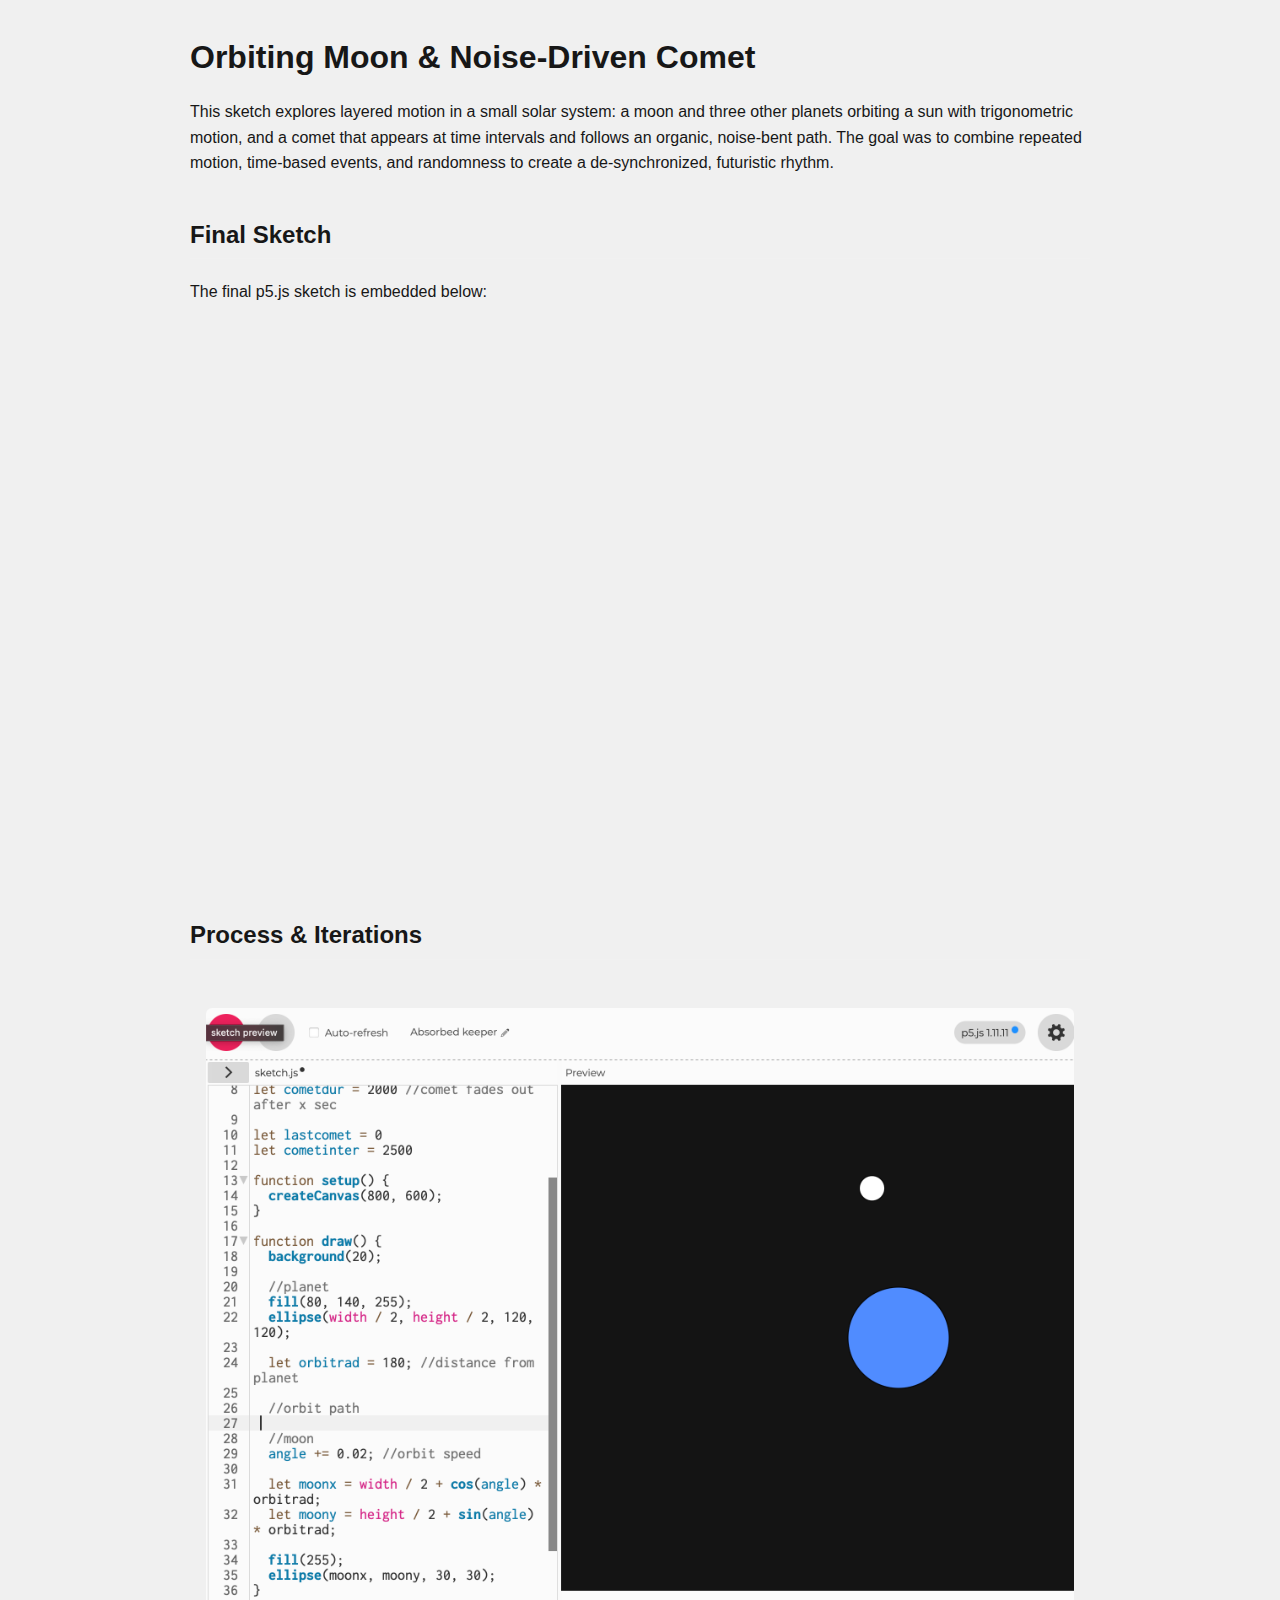
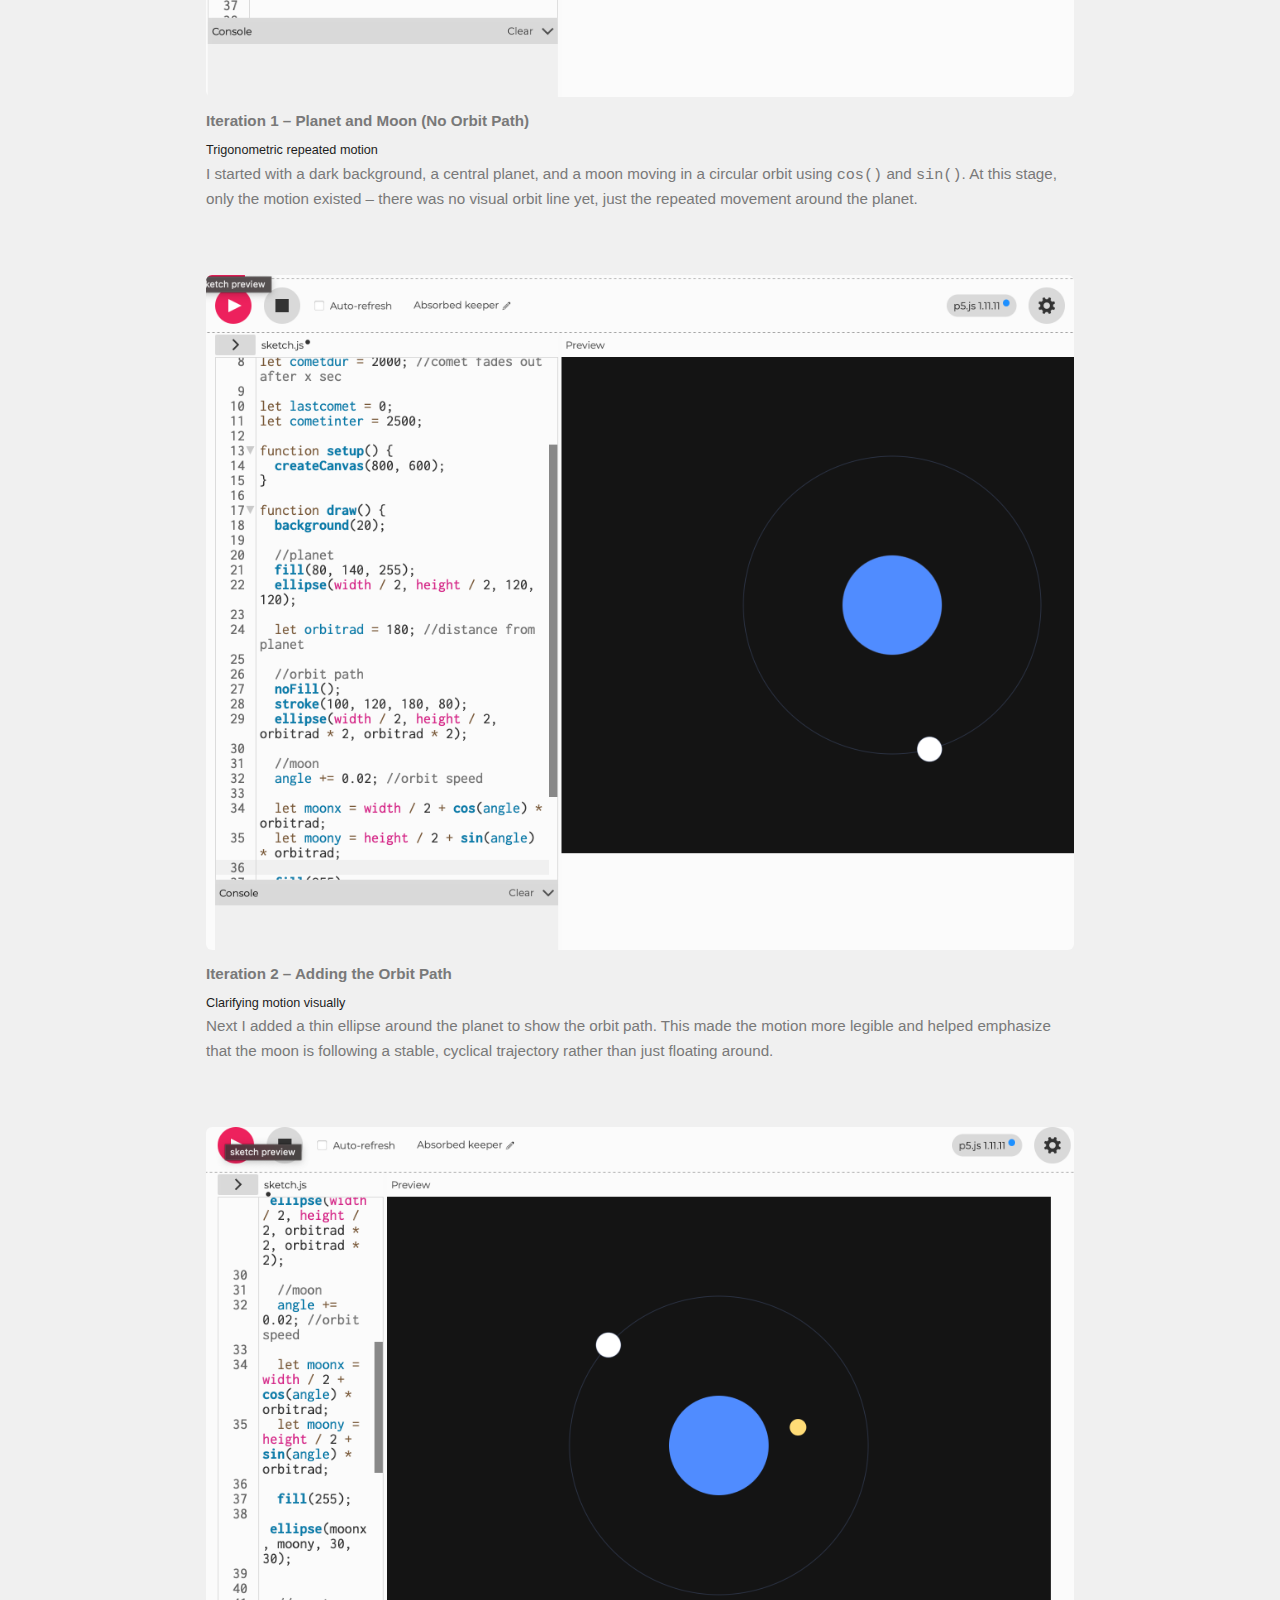
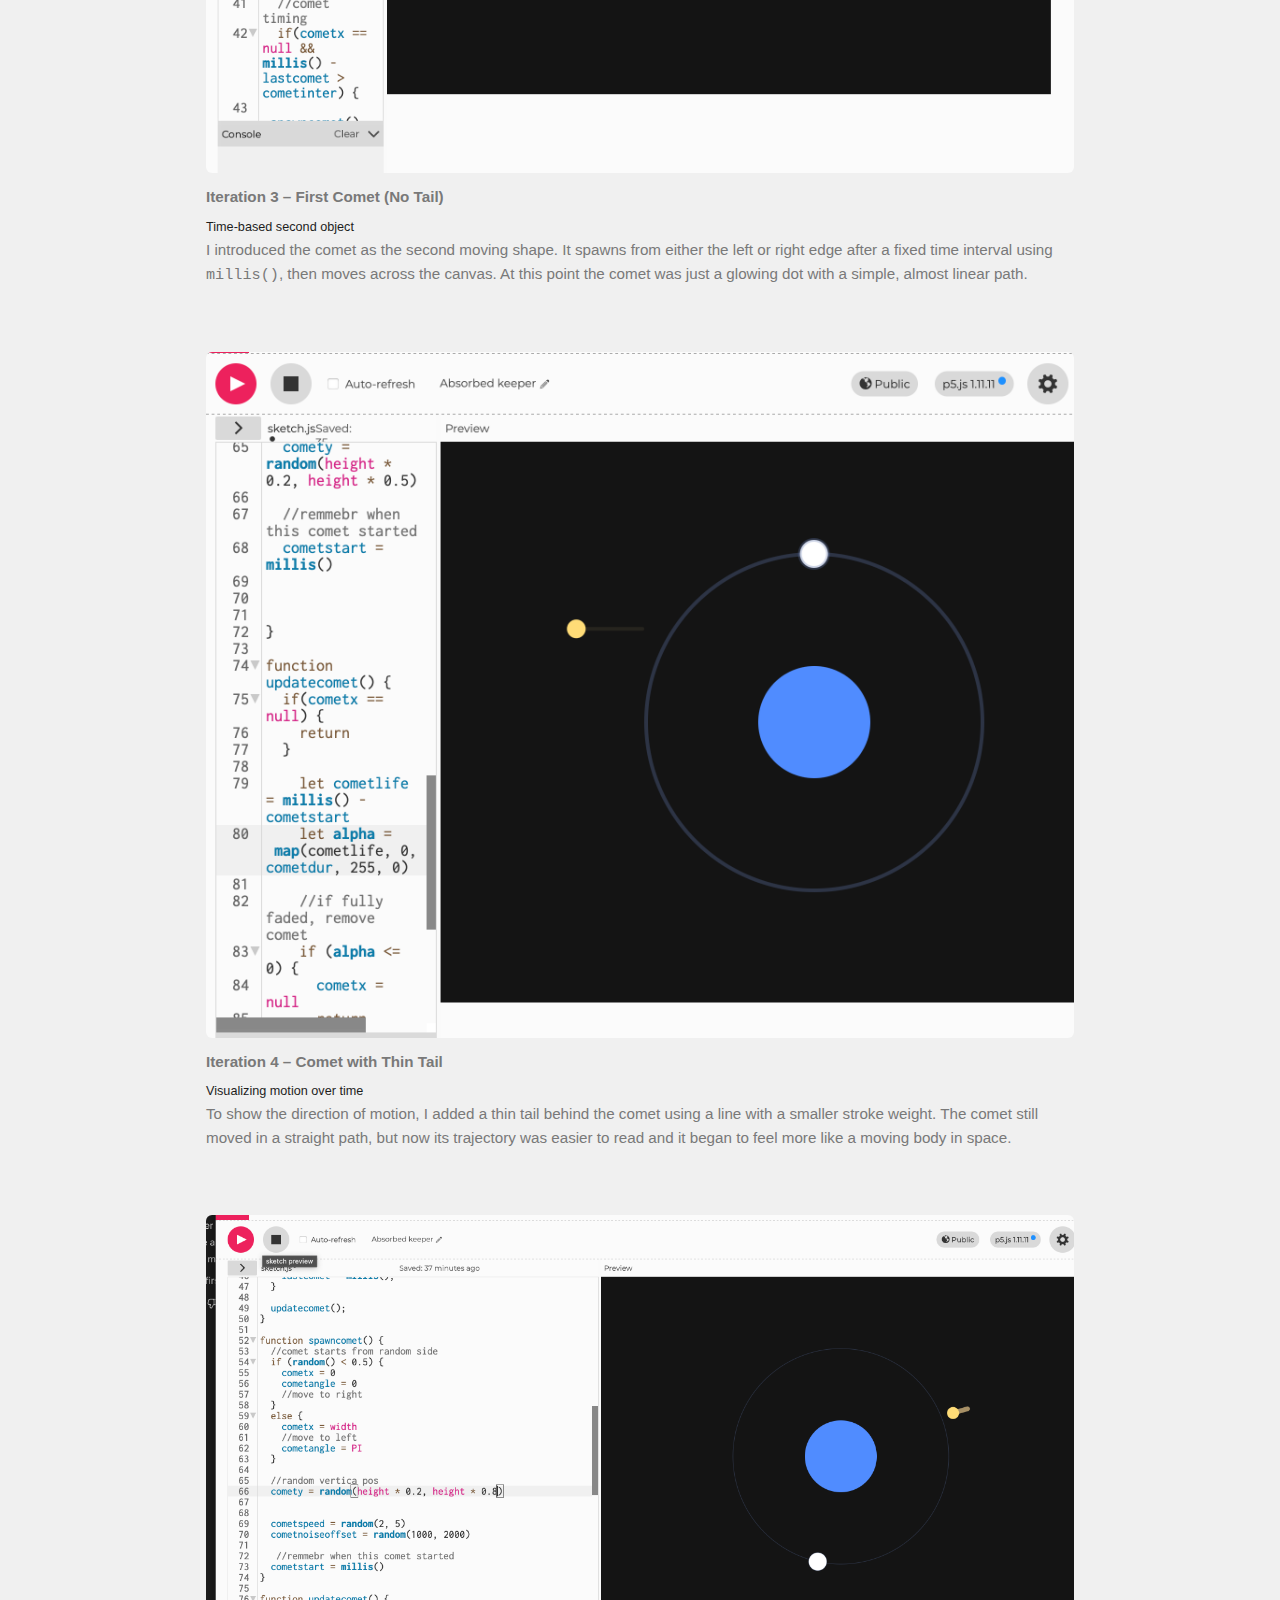
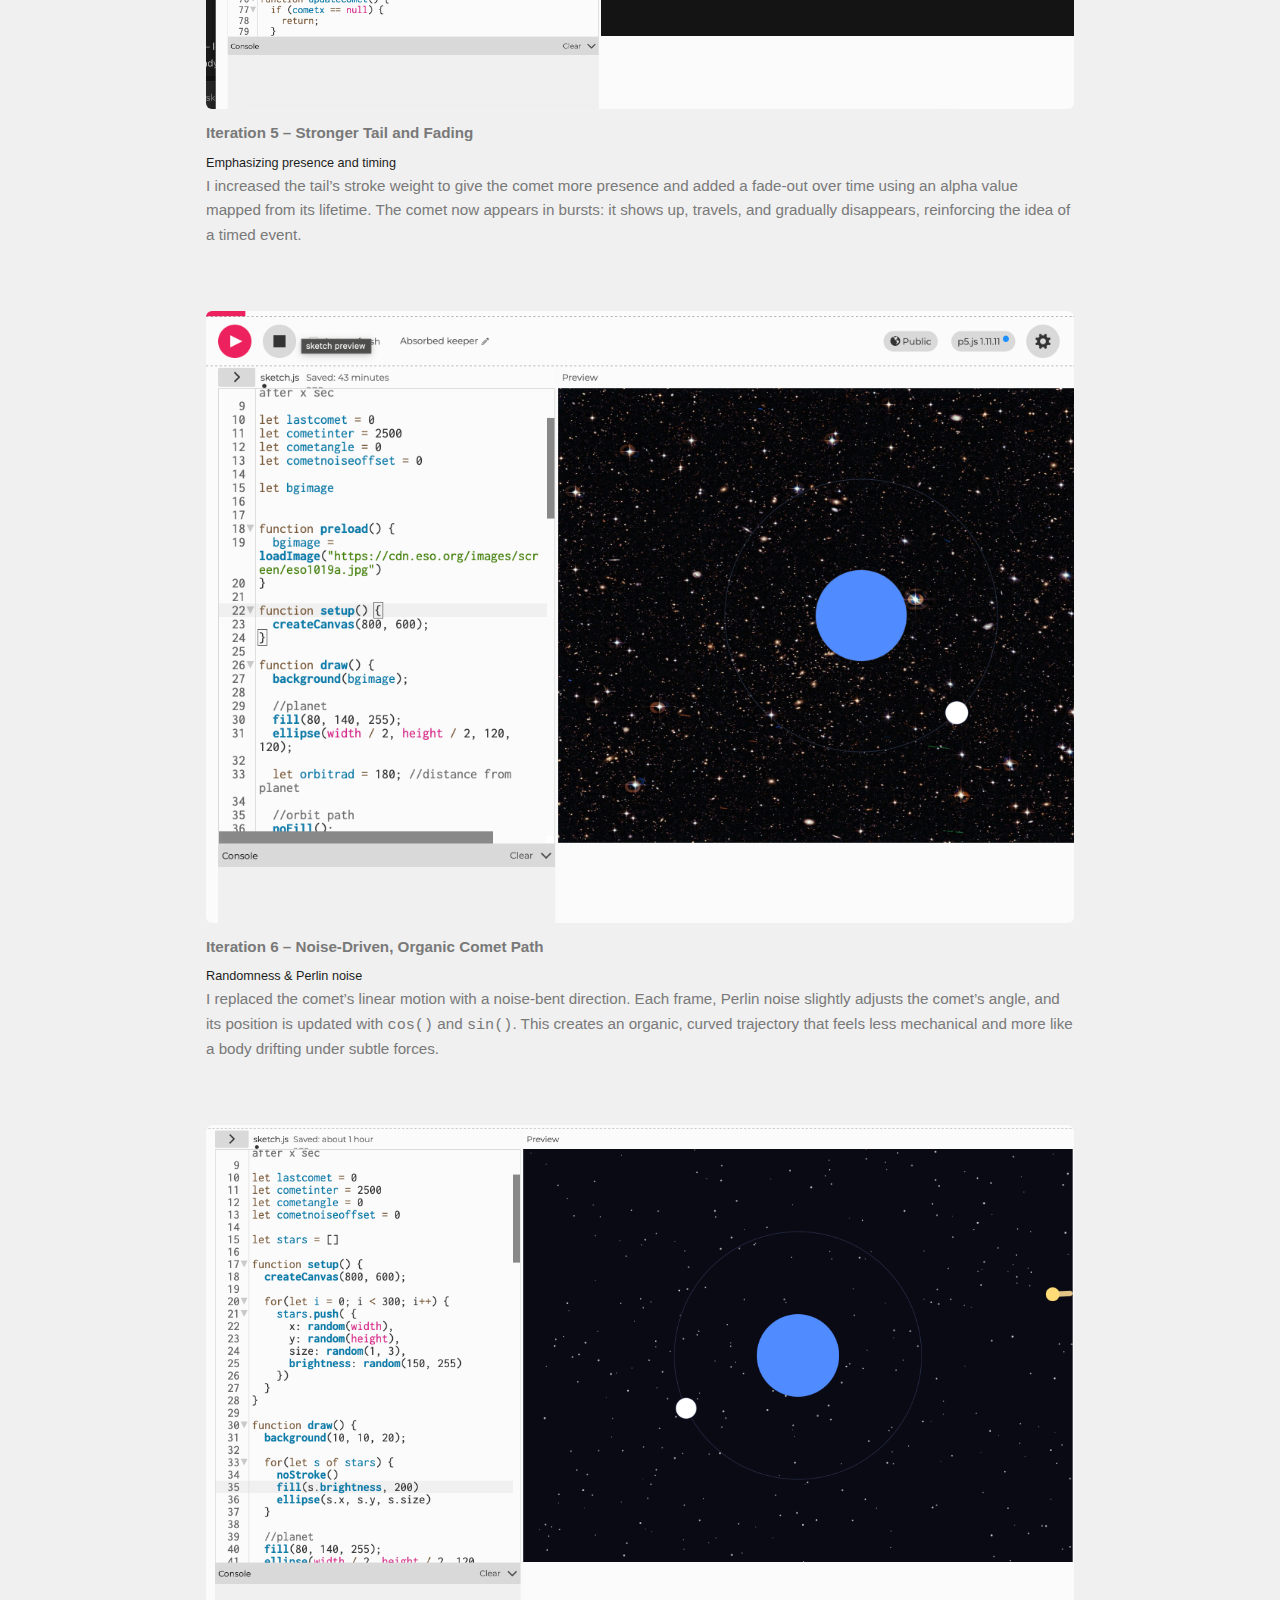
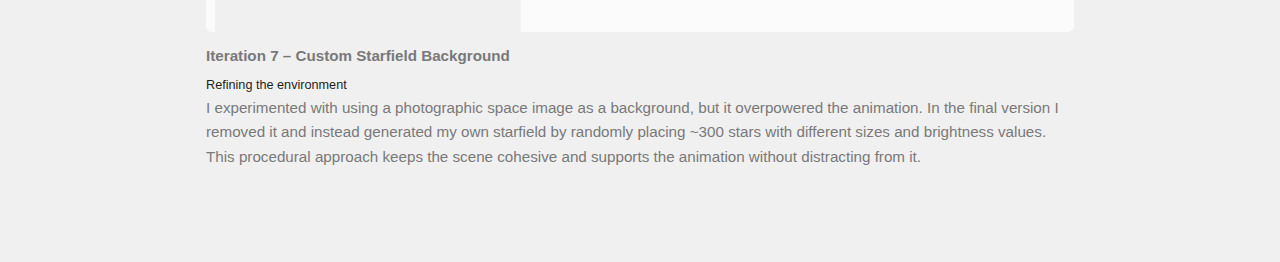
<file: week10/index.html>
<!DOCTYPE html>
<html lang="en">
<head>
  <meta charset="UTF-8">
  <title>Orbiting Moon & Noise-Driven Comet – Process Documentation</title>
  <style>
    body {
      font-family:Arial, Helvetica, sans-serif;
      background: #f0f0f0;
      color: #171717;
      margin: 0;
      padding: 0 1.5rem 3rem;
      line-height: 1.6;
    }

    main {
      max-width: 900px;
      margin: 0 auto;
    }

    h1, h2, h3 {
      font-weight: 600;
    }

    h1 {
      margin-top: 2rem;
      margin-bottom: 0.5rem;
    }

    h2 {
      margin-top: 2.5rem;
      border-bottom: 1px solid rgba(255, 255, 255, 0.1);
      padding-bottom: 0.25rem;
    }

    p {
      margin-bottom: 1rem;
    }

    iframe {
      width: 100%;
      height: 500px;
      border: none;
      border-radius: 8px;
      margin-top: 1rem;
      margin-bottom: 2rem;
    }

    figure {
      margin: 2rem 0;
      background: rgb(212, 212, 212)
      border-radius: 60px;
      padding: 1rem;
      /*border: 1px solid rgba(0,0,0,0.15);*/
    }

    figure img {
      max-width: 100%;
      height: auto;
      display: block;
      border-radius: 6px;
      color: #333;
    }

    figcaption {
      font-size: 0.95rem;
      margin-top: 0.75rem;
      border-radius: 20px;
      color: #797979;
    }

    .iteration-title {
      font-weight: 600;
      margin-bottom: 0.25rem;
    }

    small {
      color: #1d1d1d;
    }
  </style>
</head>
<body>
  <main>
    <h1>Orbiting Moon & Noise-Driven Comet</h1>
    <p>
      This sketch explores layered motion in a small solar system: a moon and three other planets orbiting a sun with
      trigonometric motion, and a comet that appears at time intervals and follows an organic,
      noise-bent path. The goal was to combine repeated motion, time-based events, and randomness
      to create a de-synchronized, futuristic rhythm.
    </p>

    <h2>Final Sketch</h2>
    <p>
      The final p5.js sketch is embedded below:
    </p>

    <!-- Embedded p5.js sketch -->
     <iframe src="https://editor.p5js.org/nbarnoon/full/B6To99bcX"></iframe>
    

    <h2>Process & Iterations</h2>

    <!-- Iteration 1 -->
    <figure>
      <img src="images/img1.png" alt="Planet with orbiting moon but no orbit path">
      <figcaption>
        <div class="iteration-title">Iteration 1 – Planet and Moon (No Orbit Path)</div>
        <small>Trigonometric repeated motion</small><br>
        I started with a dark background, a central planet, and a moon moving in a circular orbit using
        <code>cos()</code> and <code>sin()</code>. At this stage, only the motion existed – there was no
        visual orbit line yet, just the repeated movement around the planet.
      </figcaption>
    </figure>

    <!-- Iteration 2 -->
    <figure>
      <img src="images/img2.png" alt="Planet with orbiting moon and circular orbit path">
      <figcaption>
        <div class="iteration-title">Iteration 2 – Adding the Orbit Path</div>
        <small>Clarifying motion visually</small><br>
        Next I added a thin ellipse around the planet to show the orbit path. This made the motion
        more legible and helped emphasize that the moon is following a stable, cyclical trajectory
        rather than just floating around.
      </figcaption>
    </figure>

    <!-- Iteration 3 -->
    <figure>
      <img src="images/img3.png" alt="Simple comet moving without tail">
      <figcaption>
        <div class="iteration-title">Iteration 3 – First Comet (No Tail)</div>
        <small>Time-based second object</small><br>
        I introduced the comet as the second moving shape. It spawns from either the left or right
        edge after a fixed time interval using <code>millis()</code>, then moves across the canvas.
        At this point the comet was just a glowing dot with a simple, almost linear path.
      </figcaption>
    </figure>

    <!-- Iteration 4 -->
    <figure>
      <img src="images/img4.png" alt="Comet with a thin linear tail">
      <figcaption>
        <div class="iteration-title">Iteration 4 – Comet with Thin Tail</div>
        <small>Visualizing motion over time</small><br>
        To show the direction of motion, I added a thin tail behind the comet using a line with a
        smaller stroke weight. The comet still moved in a straight path, but now its trajectory was
        easier to read and it began to feel more like a moving body in space.
      </figcaption>
    </figure>

    <!-- Iteration 5 -->
    <figure>
      <img src="images/img5.png" alt="Comet with a thicker, brighter tail">
      <figcaption>
        <div class="iteration-title">Iteration 5 – Stronger Tail and Fading</div>
        <small>Emphasizing presence and timing</small><br>
        I increased the tail’s stroke weight to give the comet more presence and added a fade-out
        over time using an alpha value mapped from its lifetime. The comet now appears in bursts:
        it shows up, travels, and gradually disappears, reinforcing the idea of a timed event.
      </figcaption>
    </figure>

    <!-- Iteration 6 -->
    <figure>
      <img src="images/img6.png" alt="Comet following a curved, organic path">
      <figcaption>
        <div class="iteration-title">Iteration 6 – Noise-Driven, Organic Comet Path</div>
        <small>Randomness & Perlin noise</small><br>
        I replaced the comet’s linear motion with a noise-bent direction. Each frame, Perlin noise
        slightly adjusts the comet’s angle, and its position is updated with <code>cos()</code> and
        <code>sin()</code>. This creates an organic, curved trajectory that feels less mechanical
        and more like a body drifting under subtle forces.
      </figcaption>
    </figure>

    <!-- Iteration 7 -->
    <figure>
      <img src="images/img7.png" alt="Final scene with custom starfield background">
      <figcaption>
        <div class="iteration-title">Iteration 7 – Custom Starfield Background</div>
        <small>Refining the environment</small><br>
        I experimented with using a photographic space image as a background, but it overpowered
        the animation. In the final version I removed it and instead generated my own starfield by
        randomly placing ~300 stars with different sizes and brightness values. This procedural
        approach keeps the scene cohesive and supports the animation without distracting from it.
      </figcaption>
    </figure>

  </main>
</body>
</html>
</file>
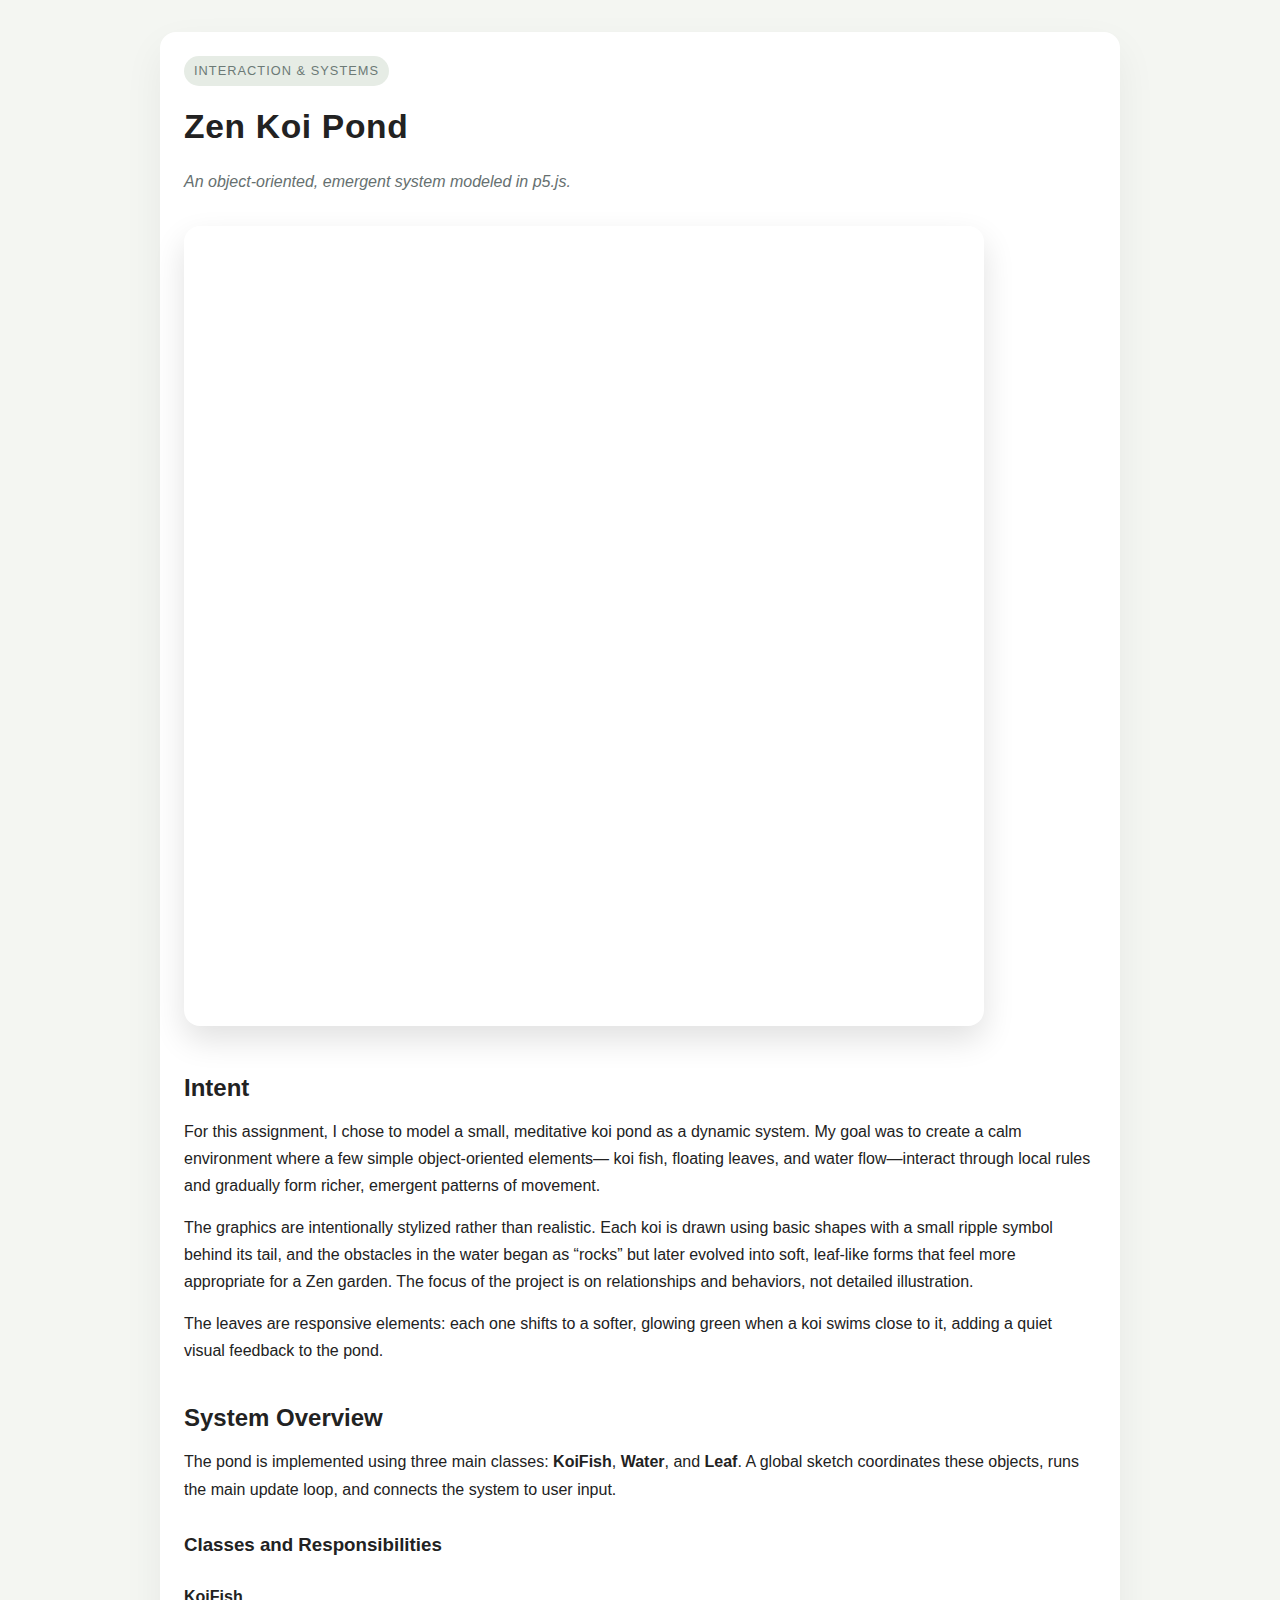
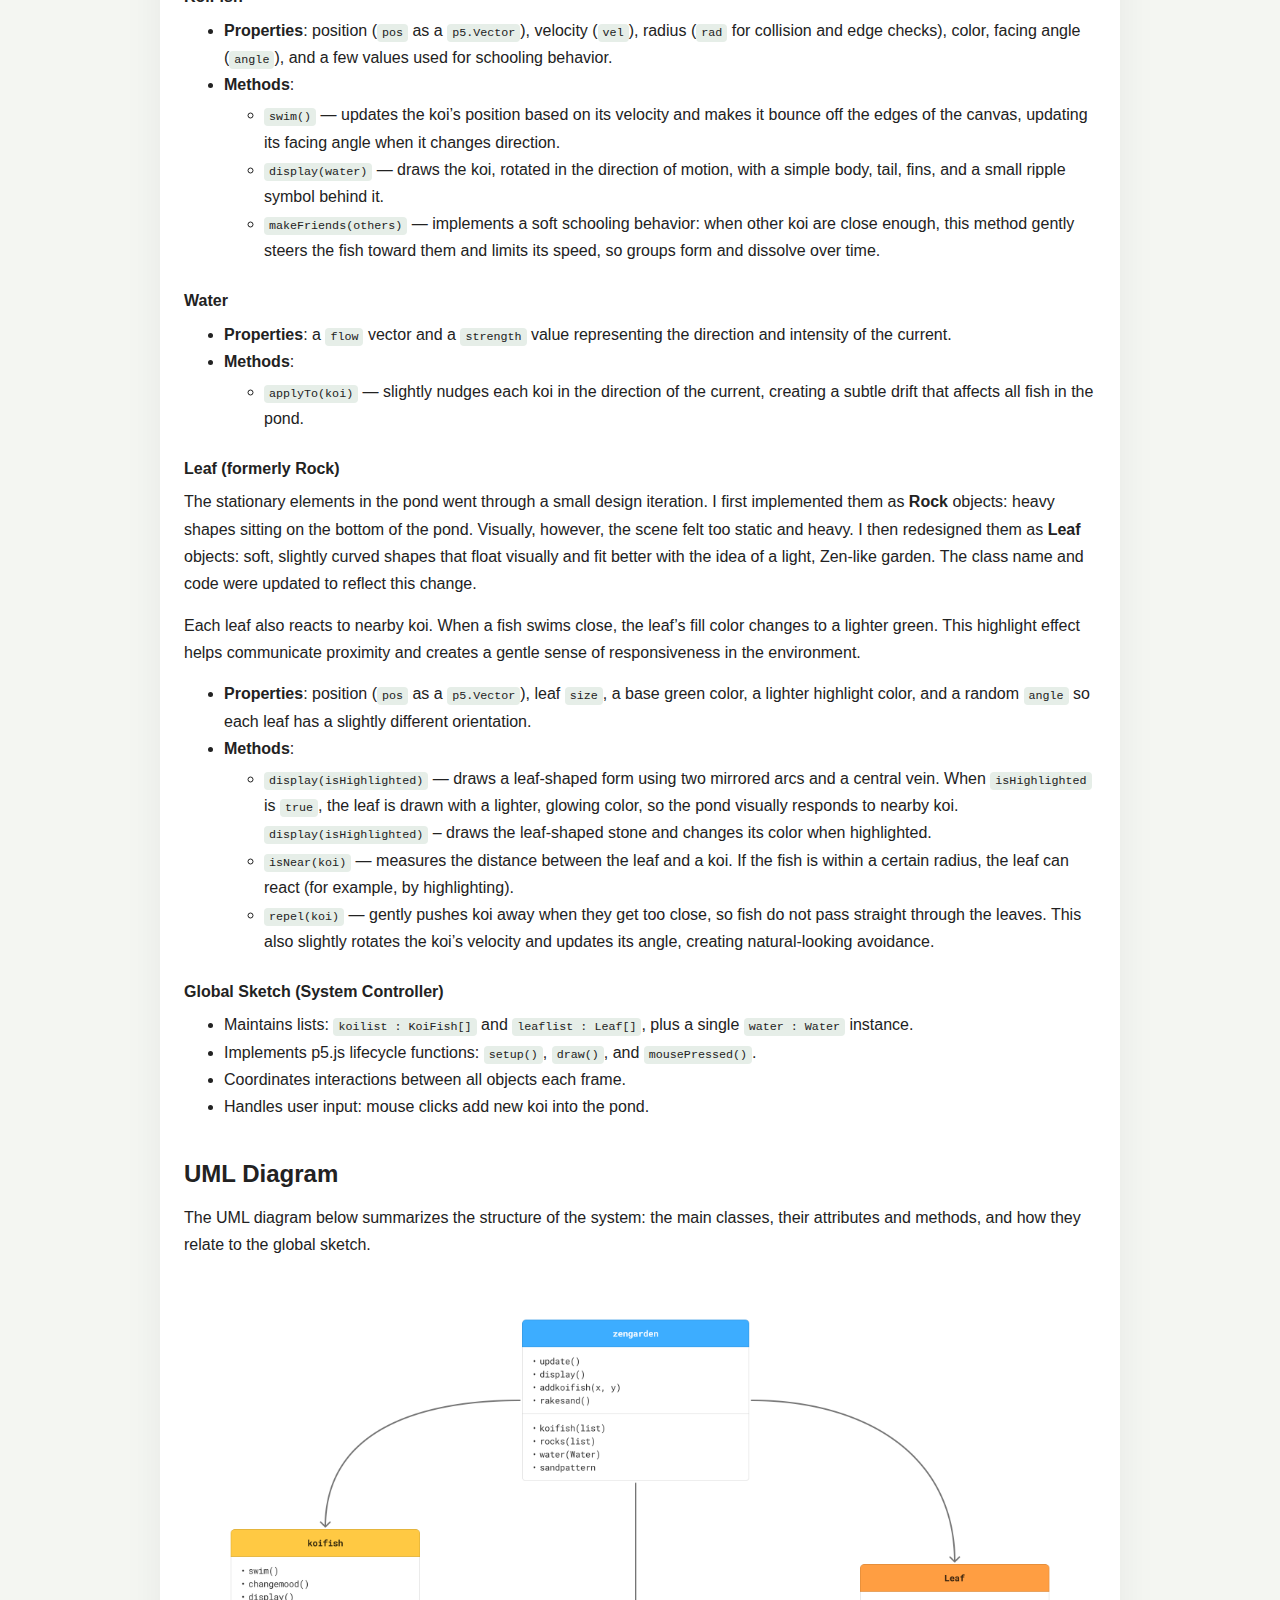
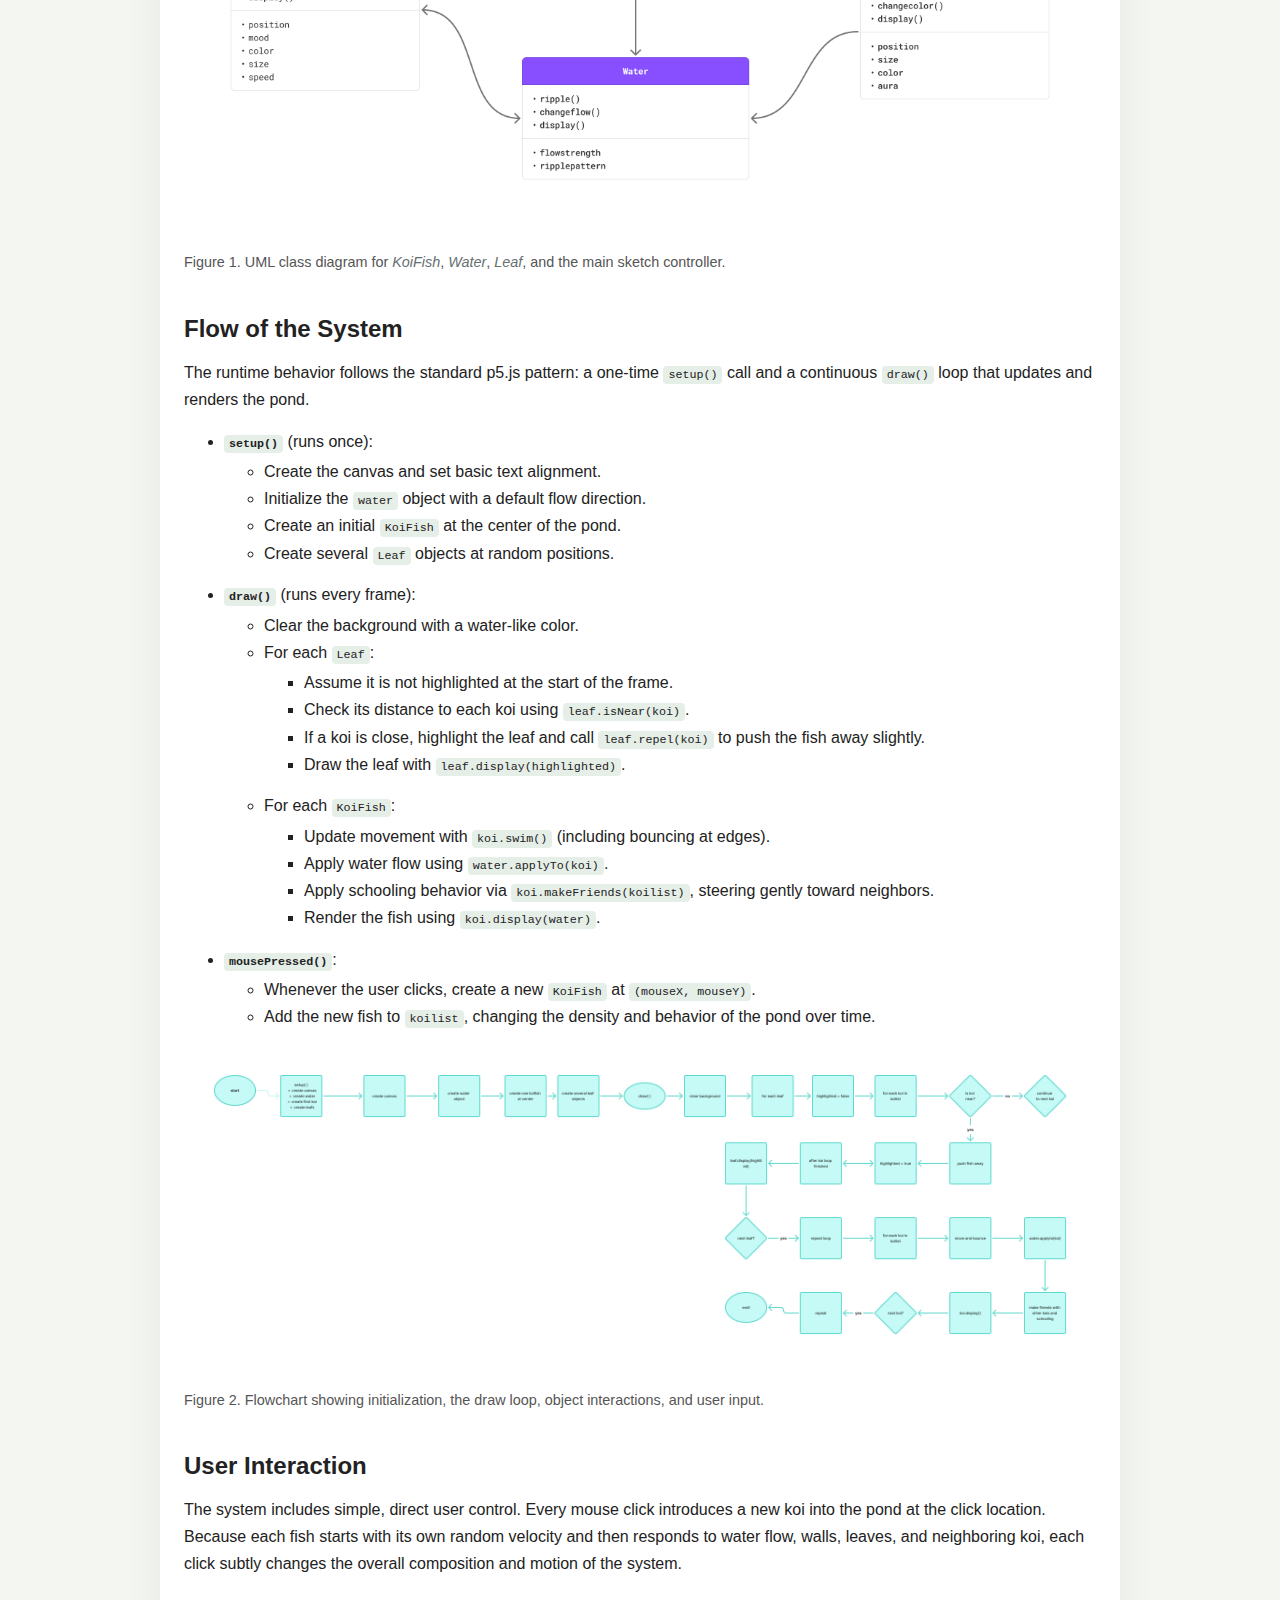
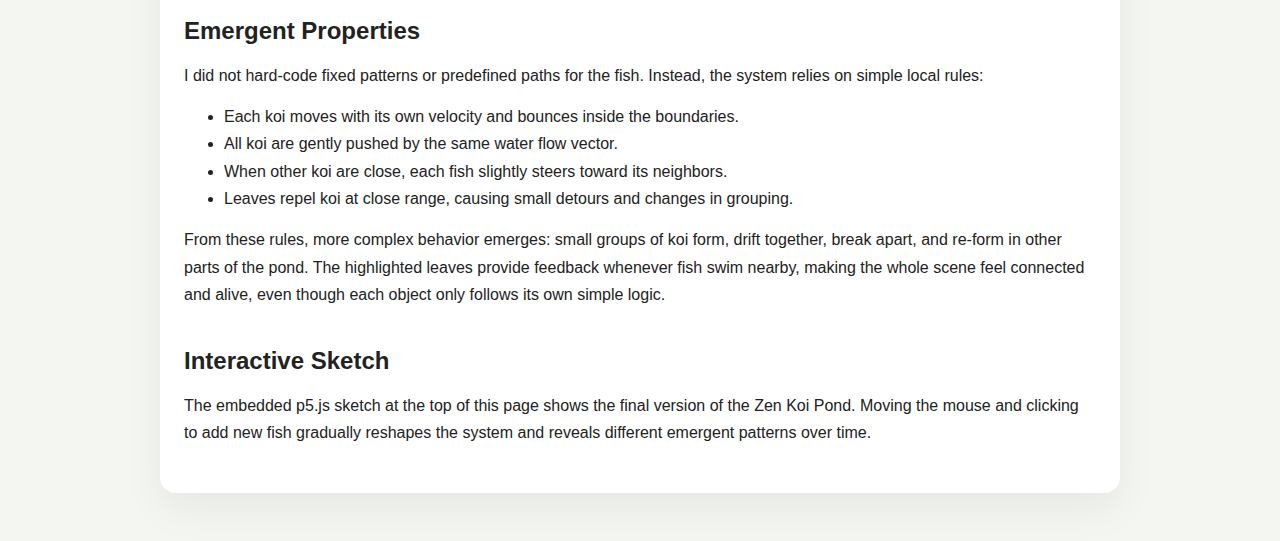
<file: week11/index.html>
<!DOCTYPE html>
<html lang="en">
<head>
  <meta charset="UTF-8" />
  <title>Zen Koi Pond – Object-Oriented System</title>
  <style>
    body {
      font-family: -apple-system, BlinkMacSystemFont, "Segoe UI", sans-serif;
      max-width: 960px;
      margin: 0 auto;
      padding: 32px 24px 48px;
      line-height: 1.7;
      background: #f4f6f2; /* soft, zen-like off-white/green */
      color: #222;
    }
    .page {
      background: #ffffff;
      border-radius: 16px;
      padding: 24px 24px 32px;
      box-shadow: 0 16px 40px rgba(0, 0, 0, 0.06);
    }
    h1, h2, h3, h4 {
      font-weight: 600;
      margin-top: 1.4em;
      margin-bottom: 0.4em;
    }
    h1 {
      margin-top: 0;
      font-size: 2.1rem;
      letter-spacing: 0.02em;
    }
    em {
      color: #667070;
    }
    p {
      margin: 0.3em 0 0.9em;
    }
    ul {
      margin-top: 0.2em;
      margin-bottom: 0.9em;
    }
    img {
      max-width: 100%;
      display: block;
      margin: 12px 0 24px;
      border-radius: 10px;
    }
    figure {
      margin: 0 0 24px;
    }
    figure figcaption {
      font-size: 0.9rem;
      color: #555;
      margin-top: 6px;
    }
    code {
      background: #e6eee8;
      padding: 2px 5px;
      border-radius: 4px;
      font-size: 0.9em;
    }
    .note {
      font-size: 0.9rem;
      color: #777;
    }
    iframe {
      border: none;
      border-radius: 16px;
      margin-top: 16px;
      box-shadow: 0 14px 32px rgba(0, 0, 0, 0.12);
    }
    .badge {
      display: inline-block;
      font-size: 0.8rem;
      text-transform: uppercase;
      letter-spacing: 0.08em;
      color: #6c7a76;
      background: #e6ece5;
      padding: 4px 10px;
      border-radius: 999px;
      margin-bottom: 12px;
    }
  </style>
</head>
<body>
  <div class="page">
    <span class="badge">Interaction & Systems</span>
    <h1>Zen Koi Pond</h1>
    <p><em>An object-oriented, emergent system modeled in p5.js.</em></p>

    <!-- Embedded p5.js sketch -->
    <iframe
      src="https://editor.p5js.org/nbarnoon/full/3agOjR-9c"
      width="800"
      height="800"
      title="Zen Koi Pond Sketch">
    </iframe>

    <h2>Intent</h2>
    <p>
      For this assignment, I chose to model a small, meditative koi pond as a dynamic system.
      My goal was to create a calm environment where a few simple object-oriented elements—
      koi fish, floating leaves, and water flow—interact through local rules and gradually
      form richer, emergent patterns of movement.
    </p>
    <p>
      The graphics are intentionally stylized rather than realistic. Each koi is drawn using
      basic shapes with a small ripple symbol behind its tail, and the obstacles in the water
      began as “rocks” but later evolved into soft, leaf-like forms that feel more appropriate
      for a Zen garden. The focus of the project is on relationships and behaviors,
      not detailed illustration.
    </p>
    <p>
        The leaves are responsive elements: each one shifts to a softer, glowing green when a koi swims close to it, adding a quiet visual feedback to the pond.
    </p>


    <h2>System Overview</h2>
    <p>
      The pond is implemented using three main classes:
      <strong>KoiFish</strong>, <strong>Water</strong>, and <strong>Leaf</strong>.
      A global sketch coordinates these objects, runs the main update loop, and connects
      the system to user input.
    </p>

    <h3>Classes and Responsibilities</h3>

    <h4>KoiFish</h4>
    <ul>
      <li>
        <strong>Properties</strong>:
        position (<code>pos</code> as a <code>p5.Vector</code>),
        velocity (<code>vel</code>),
        radius (<code>rad</code> for collision and edge checks),
        color, facing angle (<code>angle</code>),
        and a few values used for schooling behavior.
      </li>
      <li>
        <strong>Methods</strong>:
        <ul>
          <li>
            <code>swim()</code> &mdash; updates the koi’s position based on its velocity
            and makes it bounce off the edges of the canvas, updating its facing angle
            when it changes direction.
          </li>
          <li>
            <code>display(water)</code> &mdash; draws the koi, rotated in the direction of motion,
            with a simple body, tail, fins, and a small ripple symbol behind it.
          </li>
          <li>
            <code>makeFriends(others)</code> &mdash; implements a soft schooling behavior:
            when other koi are close enough, this method gently steers the fish toward them
            and limits its speed, so groups form and dissolve over time.
          </li>
        </ul>
      </li>
    </ul>

    <h4>Water</h4>
    <ul>
      <li>
        <strong>Properties</strong>:
        a <code>flow</code> vector and a <code>strength</code> value representing the
        direction and intensity of the current.
      </li>
      <li>
        <strong>Methods</strong>:
        <ul>
          <li>
            <code>applyTo(koi)</code> &mdash; slightly nudges each koi in the direction of the
            current, creating a subtle drift that affects all fish in the pond.
          </li>
          <!-- If you added directional changes, you can mention them:
          <li><code>changeDirection(dx, dy)</code> &mdash; updates the flow direction.</li>
          <li><code>changeStrength(newStrength)</code> &mdash; adjusts how strong the current is.</li>
          -->
        </ul>
      </li>
    </ul>

    <h4>Leaf (formerly Rock)</h4>
    <p>
      The stationary elements in the pond went through a small design iteration.
      I first implemented them as <strong>Rock</strong> objects: heavy shapes sitting
      on the bottom of the pond. Visually, however, the scene felt too static and heavy.
      I then redesigned them as <strong>Leaf</strong> objects: soft, slightly curved
      shapes that float visually and fit better with the idea of a light, Zen-like garden.
      The class name and code were updated to reflect this change.
    </p>
    <p>
        Each leaf also reacts to nearby koi. When a fish swims close, the leaf’s fill color changes to a lighter green. This highlight effect helps communicate proximity and creates a gentle sense of responsiveness in the environment.
    </p>


    <ul>
      <li>
        <strong>Properties</strong>:
        position (<code>pos</code> as a <code>p5.Vector</code>),
        leaf <code>size</code>, a base green color, a lighter highlight color,
        and a random <code>angle</code> so each leaf has a slightly different orientation.
      </li>
      <li>
        <strong>Methods</strong>:
        <ul>
          <li>
            <code>display(isHighlighted)</code> &mdash; draws a leaf-shaped form using
            two mirrored arcs and a central vein. When <code>isHighlighted</code> is
            <code>true</code>, the leaf is drawn with a lighter, glowing color, so the pond
            visually responds to nearby koi.
            <code>display(isHighlighted)</code> – draws the leaf-shaped stone and changes its color when highlighted.
          </li>
          <li>
            <code>isNear(koi)</code> &mdash; measures the distance between the leaf and a koi.
            If the fish is within a certain radius, the leaf can react (for example, by highlighting).
          </li>
          <li>
            <code>repel(koi)</code> &mdash; gently pushes koi away when they get too close,
            so fish do not pass straight through the leaves. This also slightly rotates
            the koi’s velocity and updates its angle, creating natural-looking avoidance.
          </li>
        </ul>
      </li>
    </ul>

    <h4>Global Sketch (System Controller)</h4>
    <ul>
      <li>Maintains lists: <code>koilist : KoiFish[]</code> and <code>leaflist : Leaf[]</code>, plus a single <code>water : Water</code> instance.</li>
      <li>Implements p5.js lifecycle functions: <code>setup()</code>, <code>draw()</code>, and <code>mousePressed()</code>.</li>
      <li>Coordinates interactions between all objects each frame.</li>
      <li>Handles user input: mouse clicks add new koi into the pond.</li>
    </ul>

    <h2>UML Diagram</h2>
    <p>
      The UML diagram below summarizes the structure of the system: the main classes,
      their attributes and methods, and how they relate to the global sketch.
    </p>

    <figure>
      <!-- update this src to your actual UML image -->
      <img src="images/img1.png" alt="UML diagram of the Zen Koi Pond system" />
      <figcaption>
        Figure 1. UML class diagram for <em>KoiFish</em>, <em>Water</em>, <em>Leaf</em>,
        and the main sketch controller.
      </figcaption>
    </figure>

    <h2>Flow of the System</h2>
    <p>
      The runtime behavior follows the standard p5.js pattern: a one-time
      <code>setup()</code> call and a continuous <code>draw()</code> loop that updates
      and renders the pond.
    </p>
    <ul>
      <li>
        <strong><code>setup()</code></strong> (runs once):
        <ul>
          <li>Create the canvas and set basic text alignment.</li>
          <li>Initialize the <code>water</code> object with a default flow direction.</li>
          <li>Create an initial <code>KoiFish</code> at the center of the pond.</li>
          <li>Create several <code>Leaf</code> objects at random positions.</li>
        </ul>
      </li>
      <li>
        <strong><code>draw()</code></strong> (runs every frame):
        <ul>
          <li>Clear the background with a water-like color.</li>
          <li>
            For each <code>Leaf</code>:
            <ul>
              <li>Assume it is not highlighted at the start of the frame.</li>
              <li>Check its distance to each koi using <code>leaf.isNear(koi)</code>.</li>
              <li>If a koi is close, highlight the leaf and call <code>leaf.repel(koi)</code> to push the fish away slightly.</li>
              <li>Draw the leaf with <code>leaf.display(highlighted)</code>.</li>
            </ul>
          </li>
          <li>
            For each <code>KoiFish</code>:
            <ul>
              <li>Update movement with <code>koi.swim()</code> (including bouncing at edges).</li>
              <li>Apply water flow using <code>water.applyTo(koi)</code>.</li>
              <li>Apply schooling behavior via <code>koi.makeFriends(koilist)</code>, steering gently toward neighbors.</li>
              <li>Render the fish using <code>koi.display(water)</code>.</li>
            </ul>
          </li>
        </ul>
      </li>
      <li>
        <strong><code>mousePressed()</code></strong>:
        <ul>
          <li>Whenever the user clicks, create a new <code>KoiFish</code> at <code>(mouseX, mouseY)</code>.</li>
          <li>Add the new fish to <code>koilist</code>, changing the density and behavior of the pond over time.</li>
        </ul>
      </li>
    </ul>

    <figure>
      <!-- update this src to your actual flowchart image -->
      <img src="images/img2.png" alt="Flowchart of the Zen Koi Pond system" />
      <figcaption>
        Figure 2. Flowchart showing initialization, the draw loop, object interactions,
        and user input.
      </figcaption>
    </figure>
  

    <h2>User Interaction</h2>
    <p>
      The system includes simple, direct user control. Every mouse click introduces
      a new koi into the pond at the click location. Because each fish starts with
      its own random velocity and then responds to water flow, walls, leaves, and
      neighboring koi, each click subtly changes the overall composition and motion
      of the system.
    </p>
   

    <h2>Emergent Properties</h2>
    <p>
      I did not hard-code fixed patterns or predefined paths for the fish.
      Instead, the system relies on simple local rules:
    </p>
    <ul>
      <li>Each koi moves with its own velocity and bounces inside the boundaries.</li>
      <li>All koi are gently pushed by the same water flow vector.</li>
      <li>When other koi are close, each fish slightly steers toward its neighbors.</li>
      <li>Leaves repel koi at close range, causing small detours and changes in grouping.</li>
    </ul>
    <p>
      From these rules, more complex behavior emerges: small groups of koi form,
      drift together, break apart, and re-form in other parts of the pond. The
      highlighted leaves provide feedback whenever fish swim nearby, making the
      whole scene feel connected and alive, even though each object only follows
      its own simple logic.
    </p>

    <h2>Interactive Sketch</h2>
    <p>
      The embedded p5.js sketch at the top of this page shows the final version
      of the Zen Koi Pond. Moving the mouse and clicking to add new fish gradually
      reshapes the system and reveals different emergent patterns over time.
    </p>
  </div>
</body>
</html>
</file>
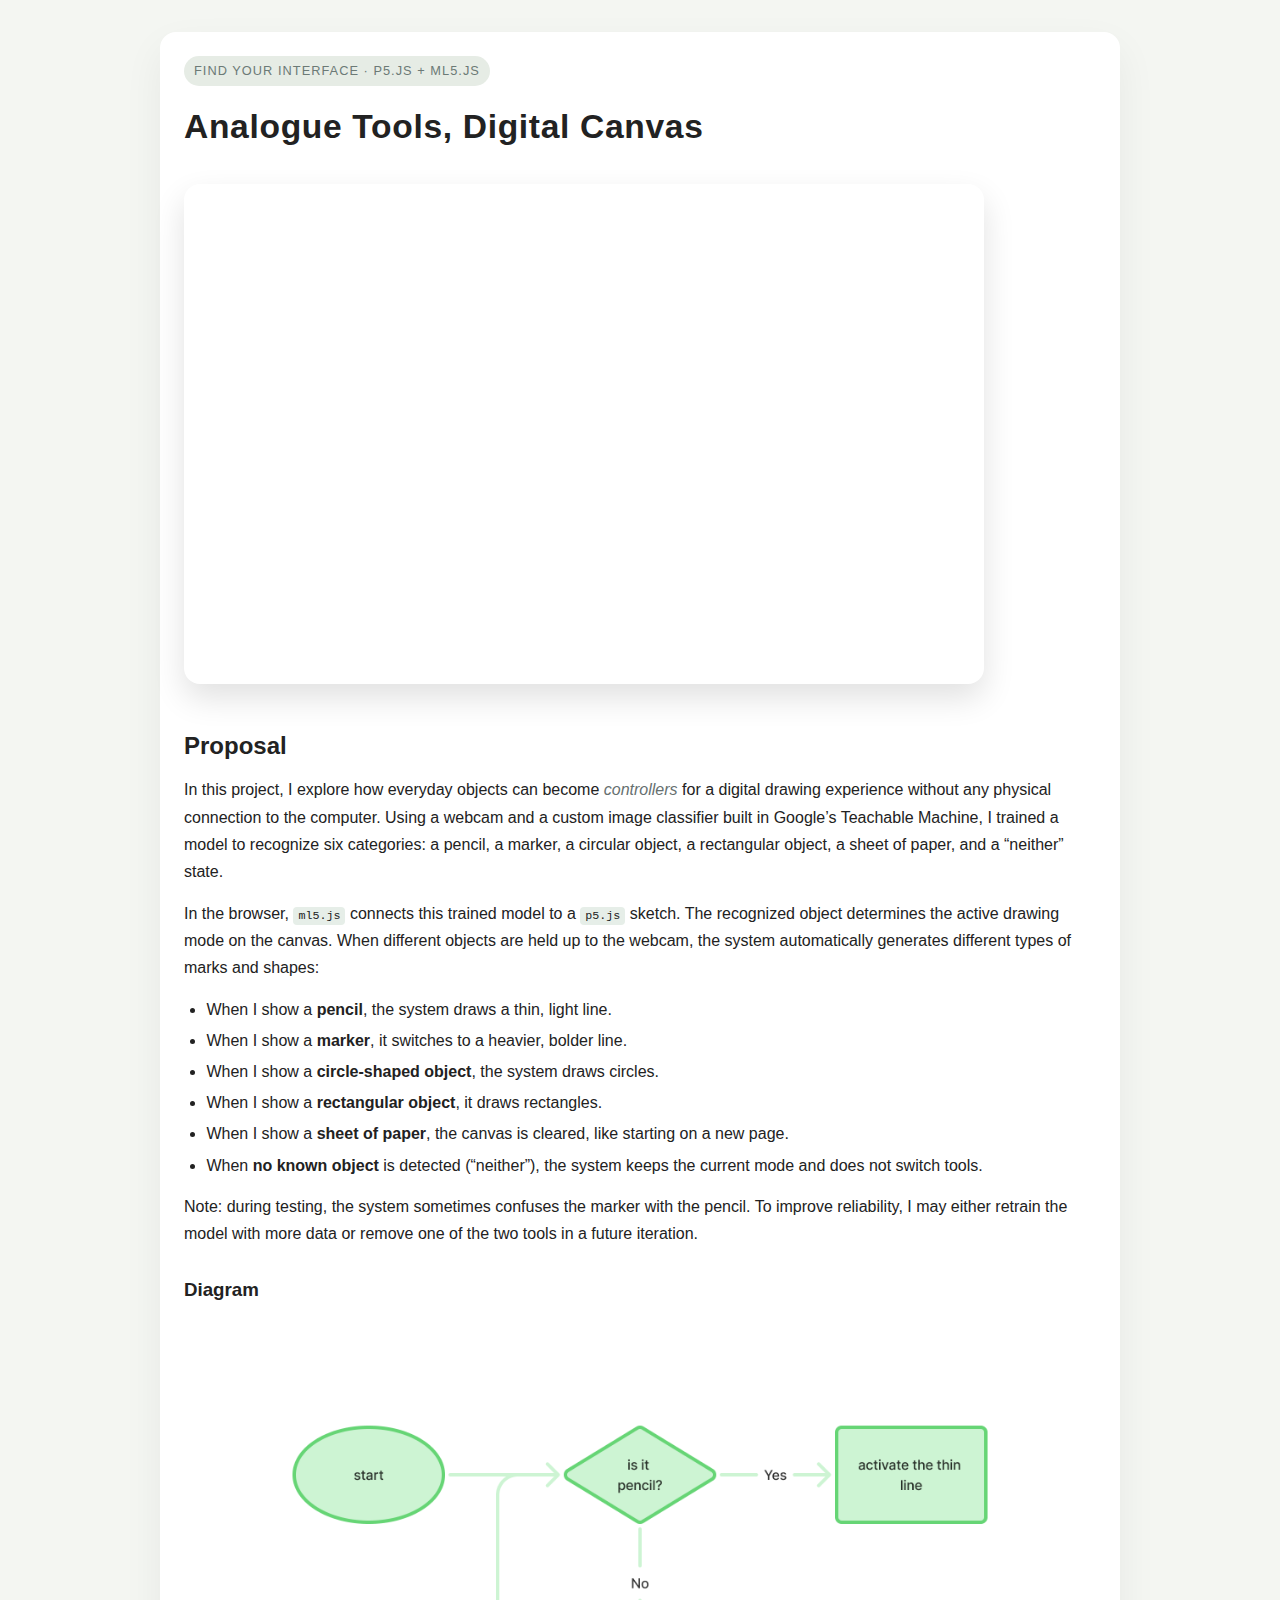
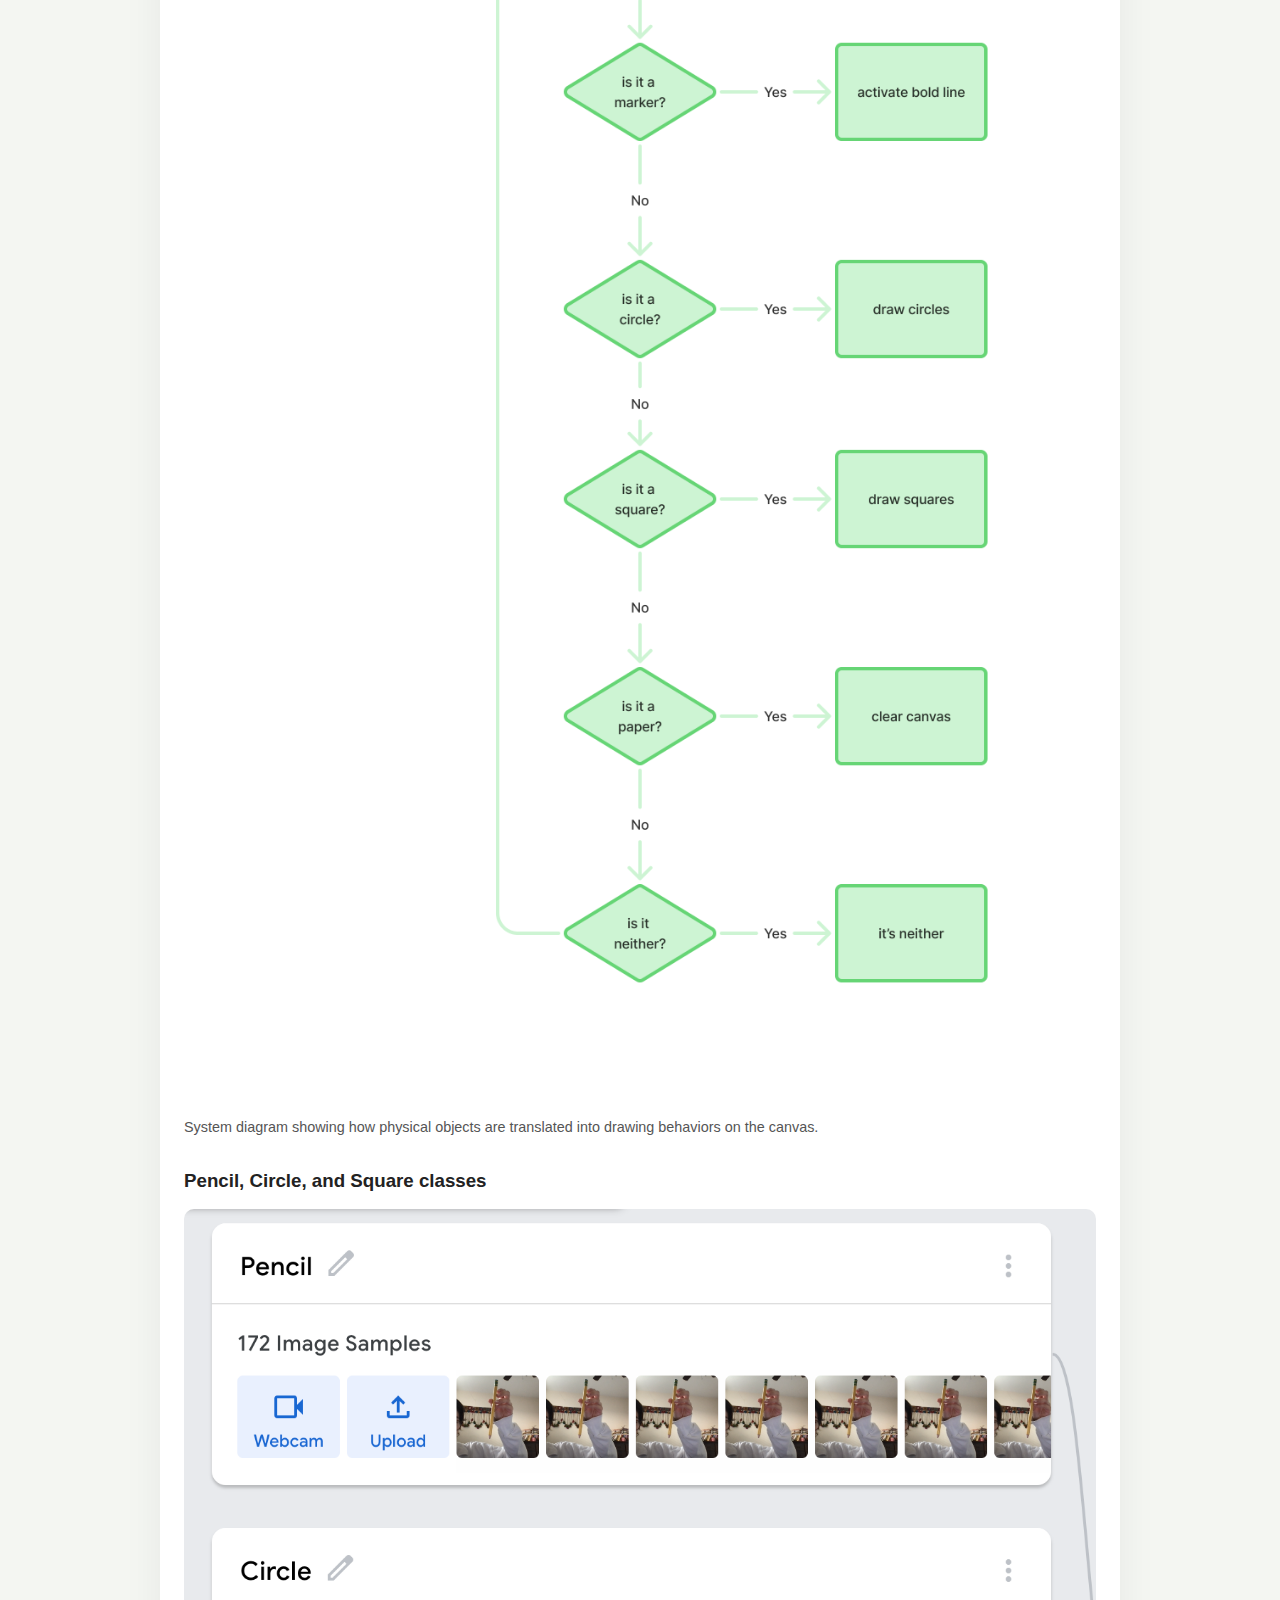
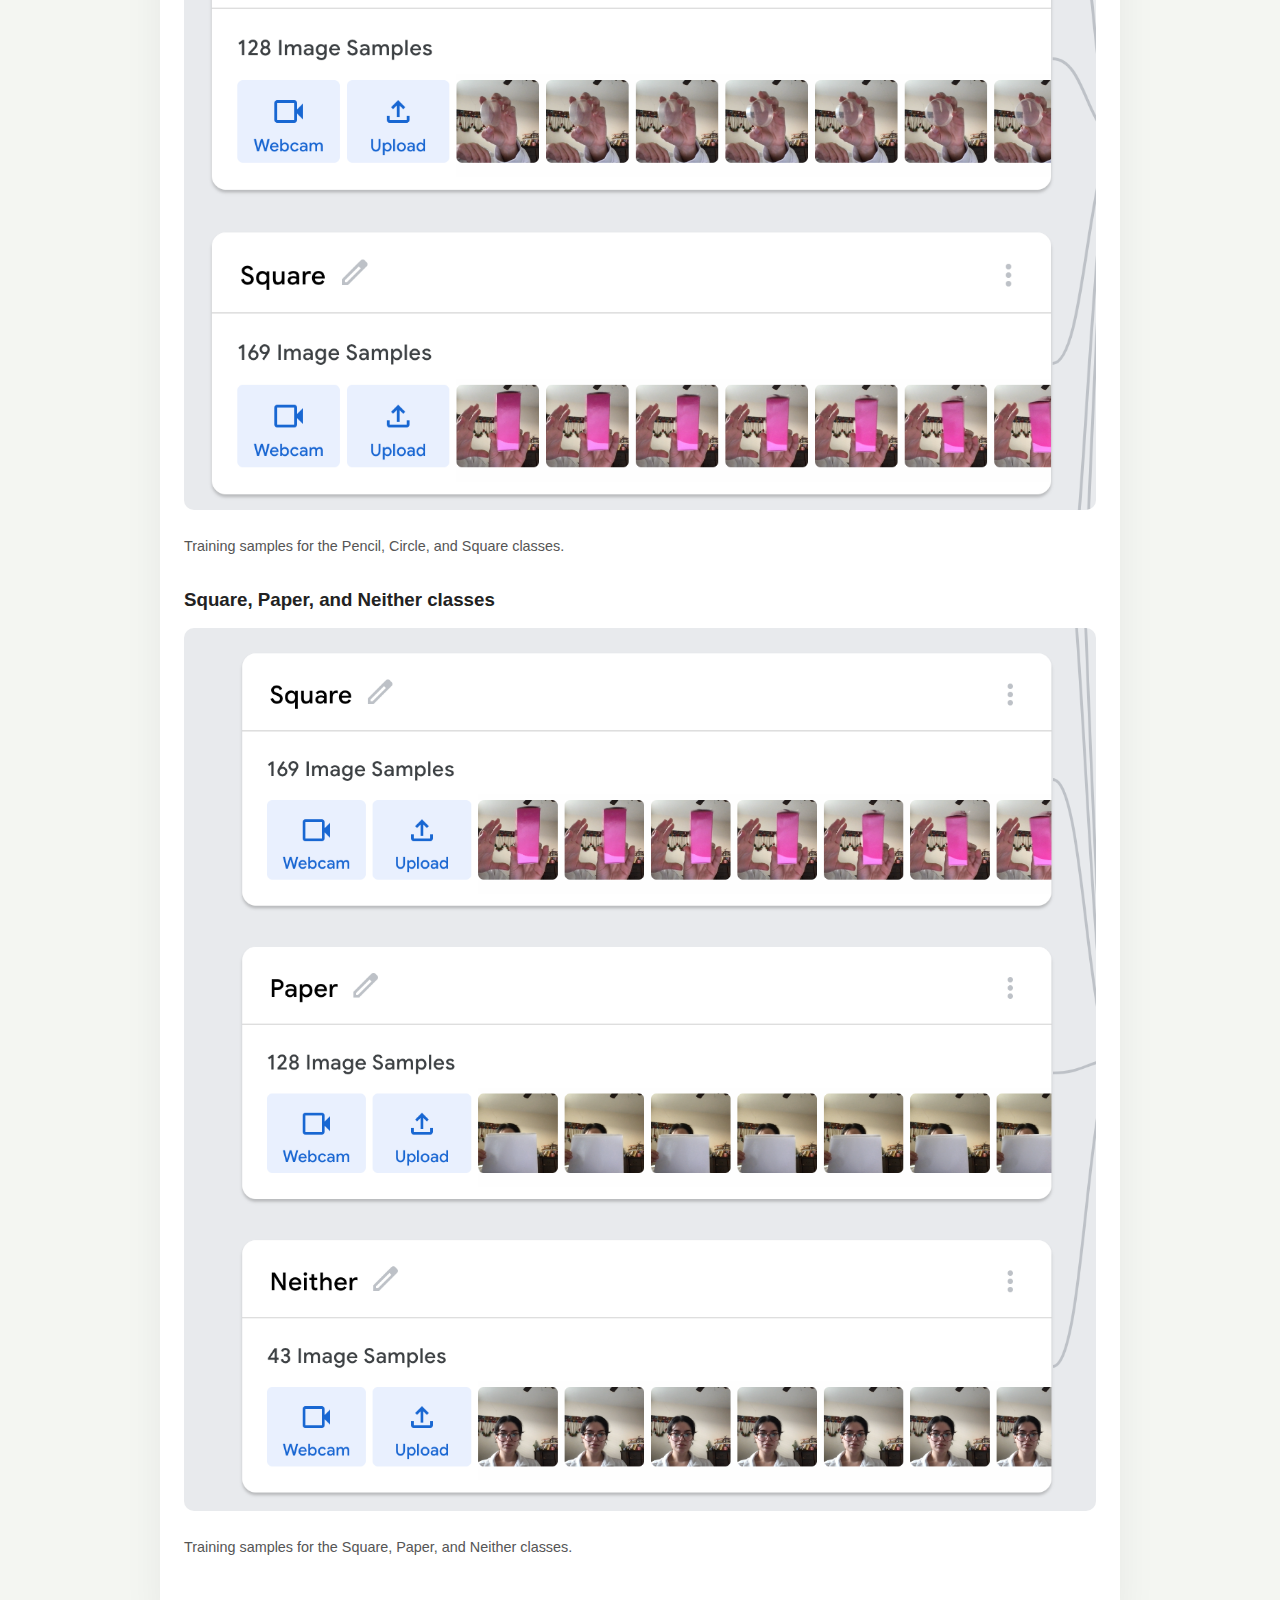
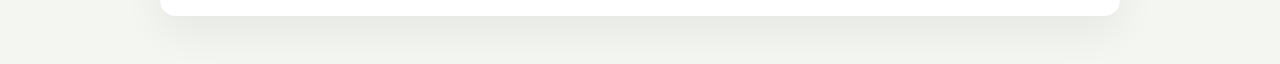
<file: week12/index.html>
<!DOCTYPE html>
<html lang="en">
<head>
  <meta charset="UTF-8" />
  <title>Find Your Interface – Teachable Machine Painting Game</title>
  <style>
    body {
      font-family: -apple-system, BlinkMacSystemFont, "Segoe UI", sans-serif;
      max-width: 960px;
      margin: 0 auto;
      padding: 32px 24px 48px;
      line-height: 1.7;
      background: #f4f6f2; /* soft, zen-like off-white/green */
      color: #222;
    }
    .page {
      background: #ffffff;
      border-radius: 16px;
      padding: 24px 24px 32px;
      box-shadow: 0 16px 40px rgba(0, 0, 0, 0.06);
    }
    h1, h2, h3, h4 {
      font-weight: 600;
      margin-top: 1.4em;
      margin-bottom: 0.4em;
    }
    h1 {
      margin-top: 0;
      font-size: 2.1rem;
      letter-spacing: 0.02em;
    }
    em {
      color: #667070;
    }
    p {
      margin: 0.3em 0 0.9em;
    }
    ul {
      margin-top: 0.2em;
      margin-bottom: 0.9em;
      padding-left: 1.4em;
    }
    li {
      margin-bottom: 0.25em;
    }
    img {
      max-width: 100%;
      display: block;
      margin: 12px 0 24px;
      border-radius: 10px;
    }
    figure {
      margin: 0 0 24px;
    }
    figure figcaption {
      font-size: 0.9rem;
      color: #555;
      margin-top: 6px;
    }
    code {
      background: #e6eee8;
      padding: 2px 5px;
      border-radius: 4px;
      font-size: 0.9em;
    }
    .note {
      font-size: 0.9rem;
      color: #777;
    }
    iframe {
      border: none;
      border-radius: 16px;
      margin-top: 16px;
      box-shadow: 0 14px 32px rgba(0, 0, 0, 0.12);
    }
    .badge {
      display: inline-block;
      font-size: 0.8rem;
      text-transform: uppercase;
      letter-spacing: 0.08em;
      color: #6c7a76;
      background: #e6ece5;
      padding: 4px 10px;
      border-radius: 999px;
      margin-bottom: 12px;
    }
  </style>
</head>
<body>
  <div class="page">
    <span class="badge">Find Your Interface · P5.js + ML5.js</span>
    <h1>Analogue Tools, Digital Canvas</h1>


    <iframe
      src="https://editor.p5js.org/nbarnoon/full/ZuniqrSY-"
      width="800"
      height="500"
      title="Analog Tools – Digital Canvas Prototype">
    </iframe>

    
    <h2>Proposal</h2>
    <p>
      In this project, I explore how everyday objects can become <em>controllers</em> for a digital
      drawing experience without any physical connection to the computer. Using a webcam and a custom
      image classifier built in Google’s Teachable Machine, I trained a model to recognize six categories:
      a pencil, a marker, a circular object, a rectangular object, a sheet of paper, and a “neither” state.
    </p>
    <p>
      In the browser, <code>ml5.js</code> connects this trained model to a <code>p5.js</code> sketch.
      The recognized object determines the active drawing mode on the canvas. When different objects are
      held up to the webcam, the system automatically generates different types of marks and shapes:
    </p>
    <ul>
      <li>When I show a <strong>pencil</strong>, the system draws a thin, light line.</li>
      <li>When I show a <strong>marker</strong>, it switches to a heavier, bolder line.</li>
      <li>When I show a <strong>circle-shaped object</strong>, the system draws circles.</li>
      <li>When I show a <strong>rectangular object</strong>, it draws rectangles.</li>
      <li>When I show a <strong>sheet of paper</strong>, the canvas is cleared, like starting on a new page.</li>
      <li>When <strong>no known object</strong> is detected (“neither”), the system keeps the current mode and does not switch tools.</li>
    </ul>
    <p>
      Note: during testing, the system sometimes confuses the marker with the pencil. To improve reliability, I may either
      retrain the model with more data or remove one of the two tools in a future iteration.
    </p>

    <!-- SYSTEM DIAGRAM -->
    <h3>Diagram</h3>
    <figure>
    <img src="images/diagram.png" alt="System Flow Diagram" />
    <figcaption>System diagram showing how physical objects are translated into drawing behaviors on the canvas.</figcaption>
    </figure>

    <!-- TRAINING SET 1: PENCIL, CIRCLE, SQUARE -->
    <h3>Pencil, Circle, and Square classes</h3>
    <figure>
    <img src="images/img1.png" alt="Training samples: Pencil, Circle, and Square classes" />
    <figcaption>Training samples for the Pencil, Circle, and Square classes.</figcaption>
    </figure>

    <!-- TRAINING SET 2: SQUARE, PAPER, NEITHER -->
    <h3>Square, Paper, and Neither classes</h3>
    <figure>
    <img src="images/img2.png" alt="Training samples: Square, Paper, and Neither classes" />
    <figcaption>Training samples for the Square, Paper, and Neither classes.</figcaption>
    </figure>

  
  </div>
</body>
</html>
</file>
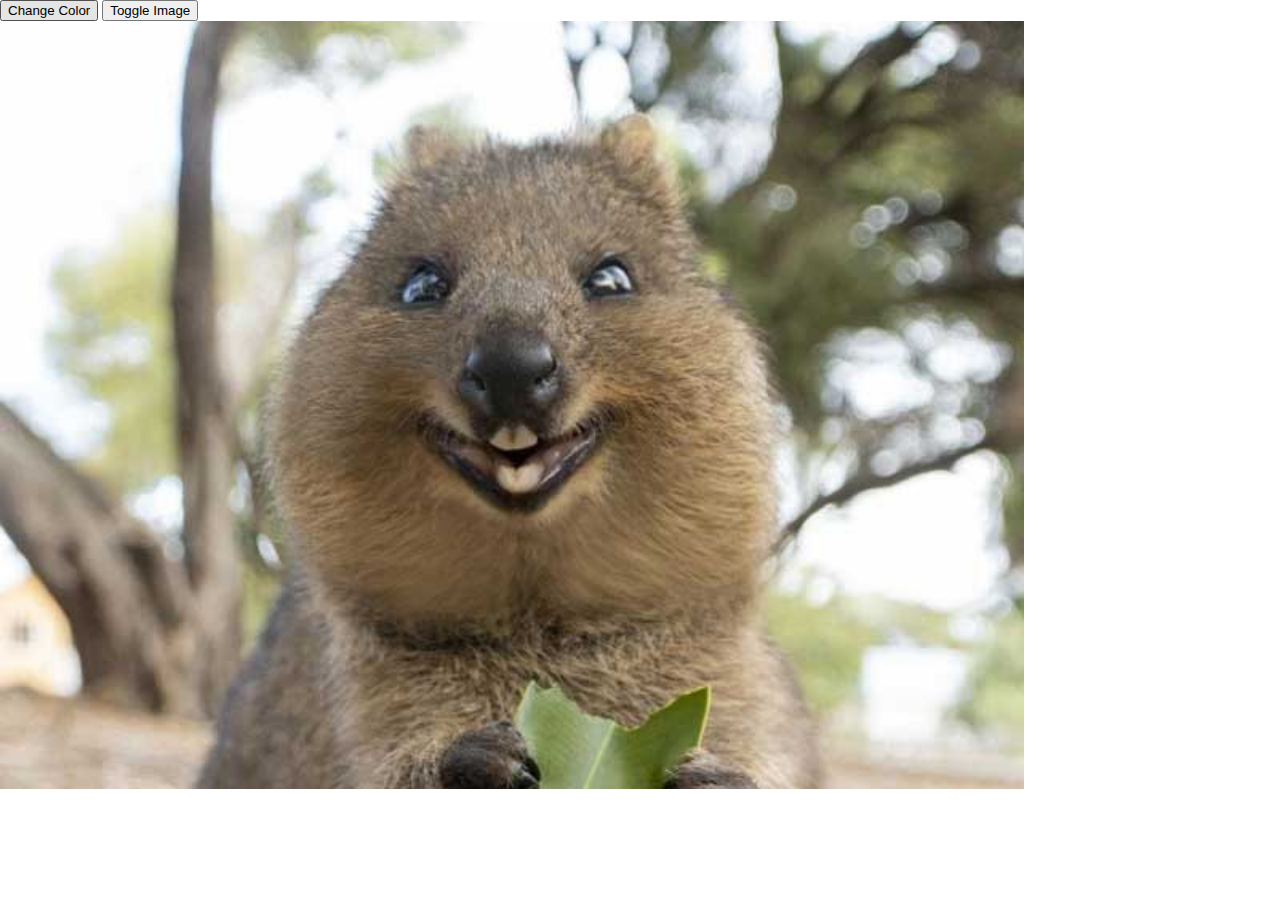
<file: week3/index.html>
<!DOCTYPE html>
<html lang="en">
    <head>
        <meta charset="UTF-8">
        <meta name="viewpoint" content ="width=device-width, initial-sclae=1.0">
        <title>Entry to JavaScript</title>
        <!-- css is a link and thats how we refer to its file-->
        <link rel="stylesheet" href="style.css">


    </head>
    <body>
        <header>
            <button id="colorButton">Change Color</button>
            <button id="imageToggle">Toggle Image</button>
        </header>
        <!-- id's are 1-1 relationships, not like clases-->
        <main id="colorStage">
           
            <img src="images/quokka1.jpg" alt="A cute image of a quokka" id="quokkaImage">
        
        </main>
         <!-- if its a stage, then we need to give them height and width-->
        <script src="scripts/script.js"></script>
    </body>
</html>
</file>
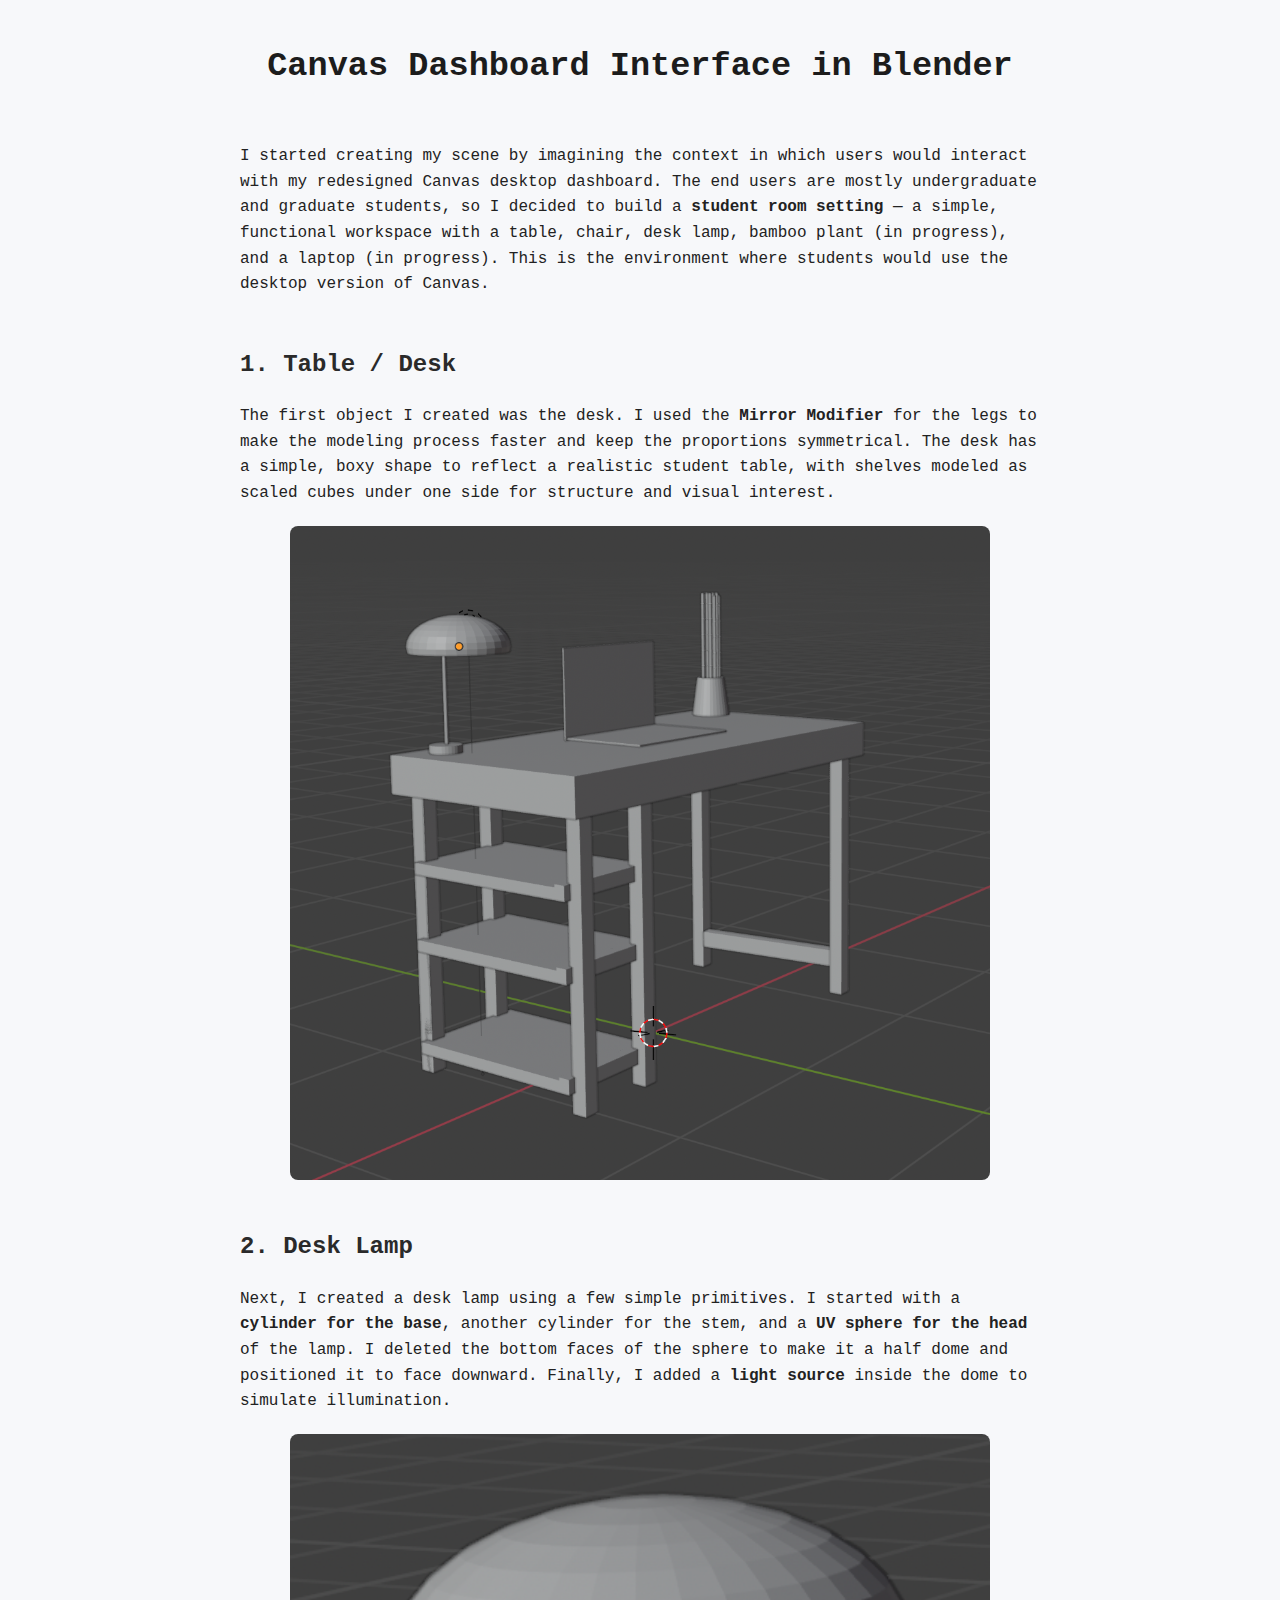
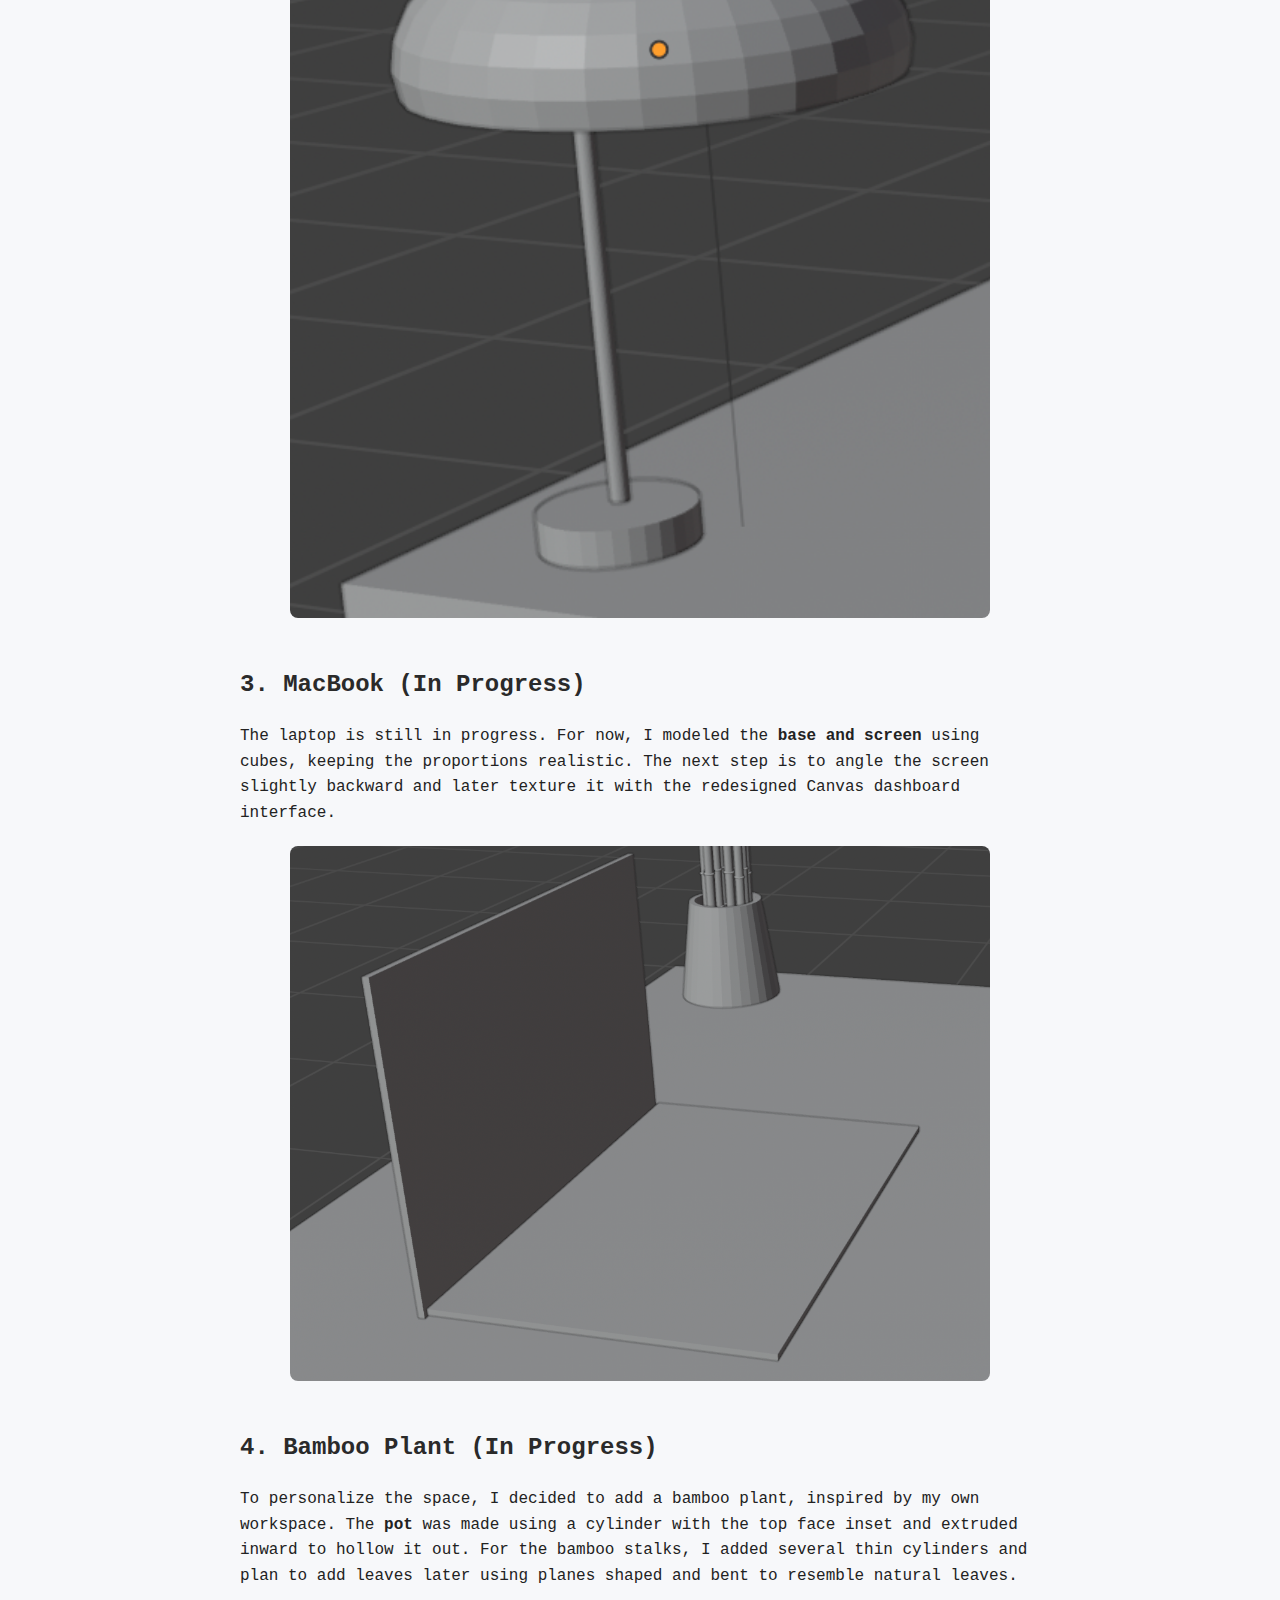
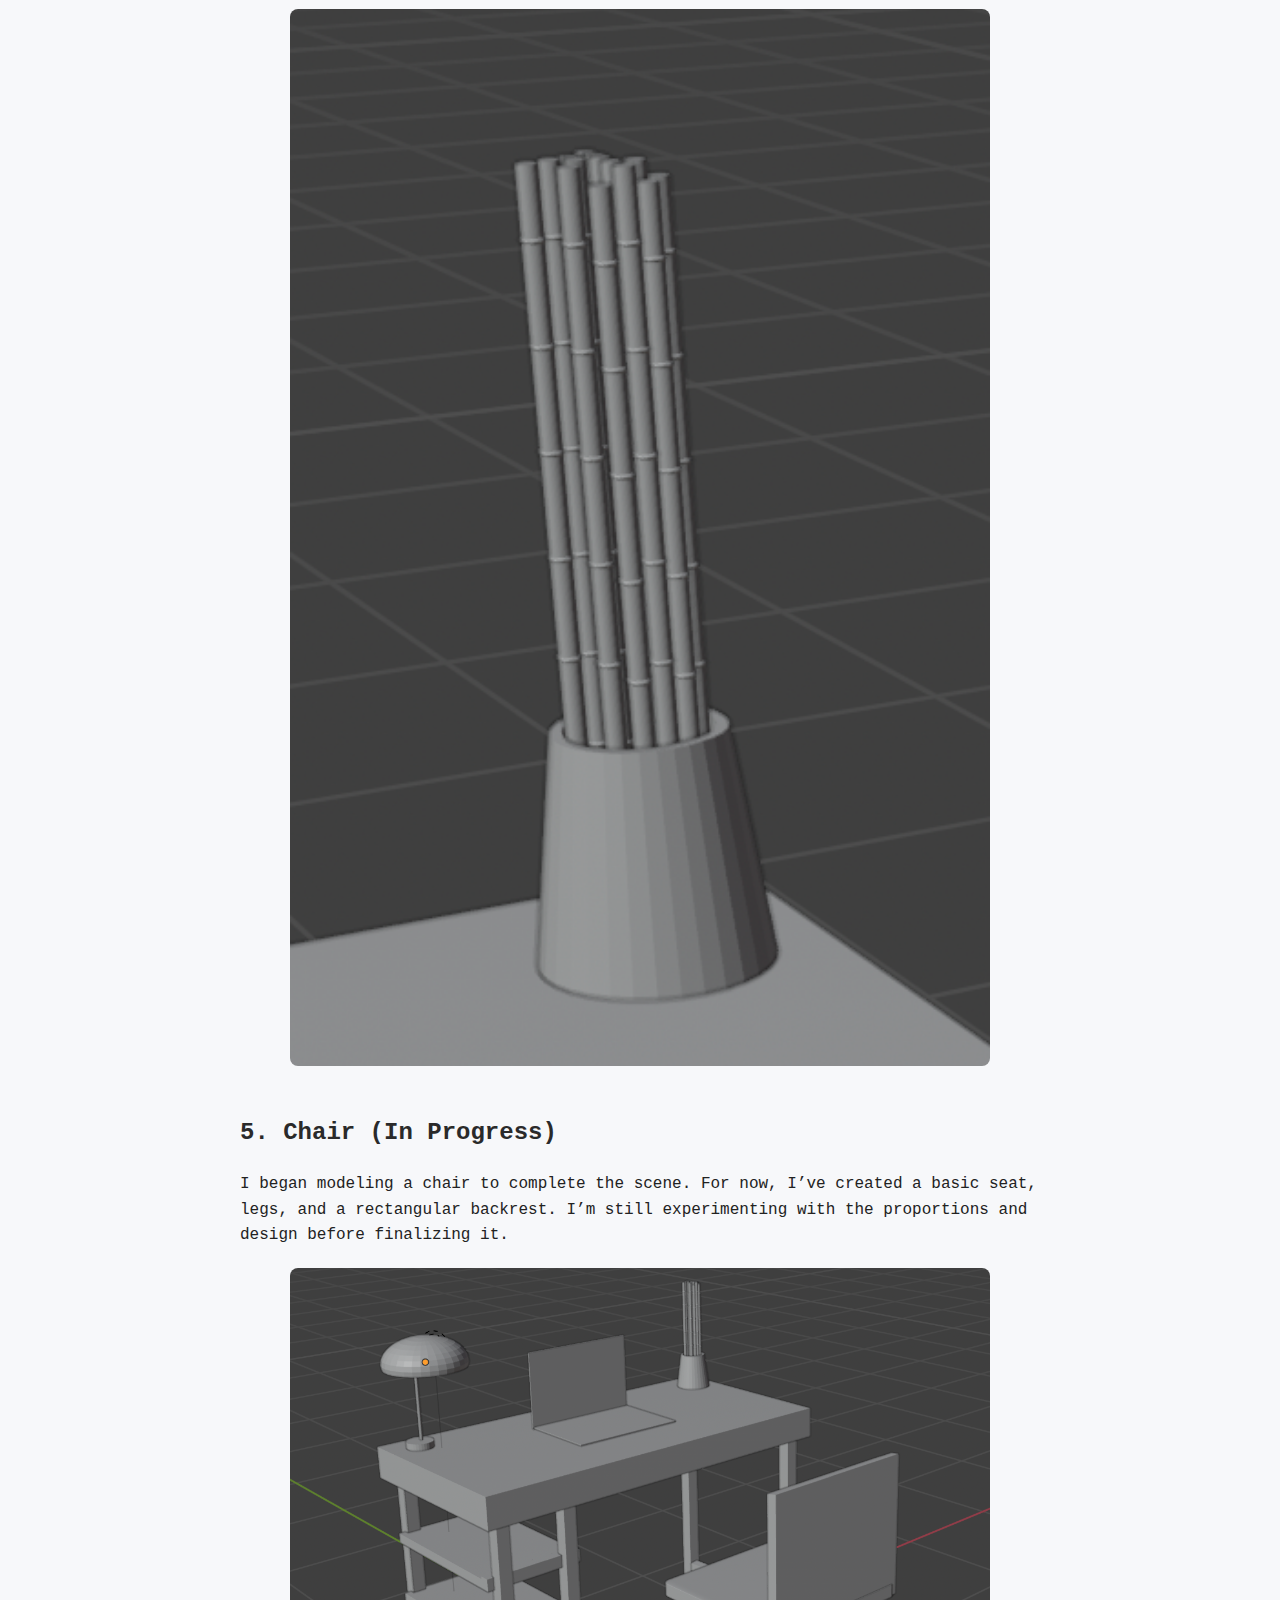
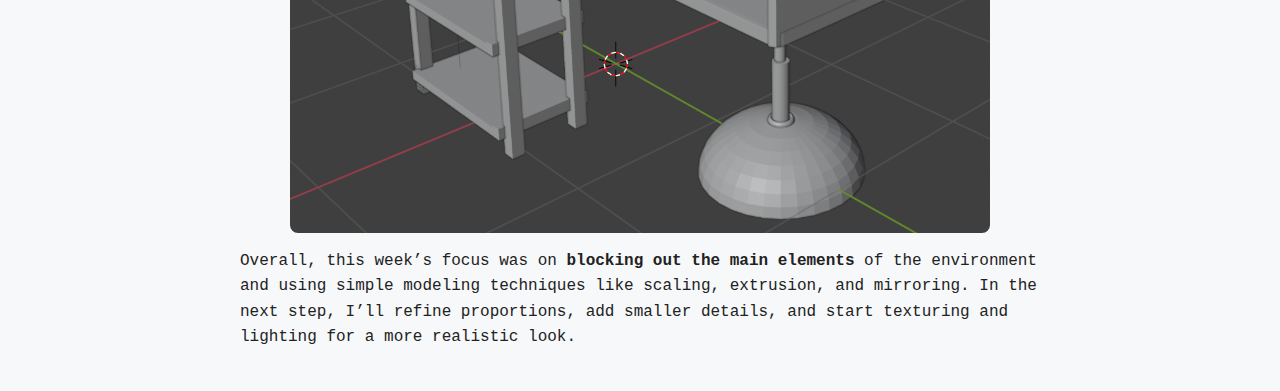
<file: week5/index.html>
<!DOCTYPE html>
<html lang="en">
<head>
  <meta charset="utf-8" />
  <meta name="viewport" content="width=device-width, initial-scale=1" />
  <title>Building a product interface in Blender</title>
  <style>
    
    body {
        font-family: 'Courier New', Courier, monospace;
        line-height: 1.6;
        margin: 40px auto;
        max-width: 800px;
        padding: 0 20px;
        background-color: #f7f8fa;
        color: #222;
    }

    h1 {
      font-size: 2.1em;
      color: #1c1c1c;
      text-align: center;
      margin-bottom: 1.5em;
      font-weight: 700;
    }
    h2 {
      font-size: 1.5em;
      margin-top: 2em;
      color: #2a2a2a;
    }
    p {
      margin-bottom: 1.2em;
    }
    img {
      width: 100%;
      max-width: 700px;
      display: block;
      margin: 1em auto;
      border-radius: 8px;
    }

    </style>
</head>
<body>

  <h1>Canvas Dashboard Interface in Blender</h1>

  <p>
    I started creating my scene by imagining the context in which users would interact with my redesigned Canvas desktop dashboard. 
    The end users are mostly undergraduate and graduate students, so I decided to build a <strong>student room setting</strong> — 
    a simple, functional workspace with a table, chair, desk lamp, bamboo plant (in progress), and a laptop (in progress). 
    This is the environment where students would use the desktop version of Canvas.
  </p>

  <h2>1. Table / Desk</h2>
  <p>
    The first object I created was the desk. I used the <strong>Mirror Modifier</strong> for the legs to make the modeling process faster 
    and keep the proportions symmetrical. The desk has a simple, boxy shape to reflect a realistic student table, 
    with shelves modeled as scaled cubes under one side for structure and visual interest.
  </p>
  <img src="images/img1.png" alt="Desk model screenshot">

  <h2>2. Desk Lamp</h2>
  <p>
    Next, I created a desk lamp using a few simple primitives. 
    I started with a <strong>cylinder for the base</strong>, another cylinder for the stem, and a <strong>UV sphere for the head</strong> of the lamp. 
    I deleted the bottom faces of the sphere to make it a half dome and positioned it to face downward. 
    Finally, I added a <strong>light source</strong> inside the dome to simulate illumination.
  </p>
  <img src="images/img2.png" alt="Lamp model screenshot">

  <h2>3. MacBook (In Progress)</h2>
  <p>
    The laptop is still in progress. For now, I modeled the <strong>base and screen</strong> using cubes, keeping the proportions realistic. 
    The next step is to angle the screen slightly backward and later texture it with the redesigned Canvas dashboard interface.
  </p>
  <img src="images/img5.png" alt="MacBook model screenshot">

  <h2>4. Bamboo Plant (In Progress)</h2>
  <p>
    To personalize the space, I decided to add a bamboo plant, inspired by my own workspace. 
    The <strong>pot</strong> was made using a cylinder with the top face inset and extruded inward to hollow it out. 
    For the bamboo stalks, I added several thin cylinders and plan to add leaves later using planes shaped and bent to resemble natural leaves.
  </p>
  <img src="images/img4.png" alt="Bamboo model screenshot">

  <h2>5. Chair (In Progress)</h2>
  <p>
    I began modeling a chair to complete the scene. For now, I’ve created a basic seat, legs, and a rectangular backrest. 
    I’m still experimenting with the proportions and design before finalizing it.
  </p>
  <img src="images/img3.png" alt="Chair model screenshot">

  <p>
    Overall, this week’s focus was on <strong>blocking out the main elements</strong> of the environment and using simple modeling 
    techniques like scaling, extrusion, and mirroring. In the next step, I’ll refine proportions, add smaller details, 
    and start texturing and lighting for a more realistic look.
  </p>

</body>
</html>
</file>
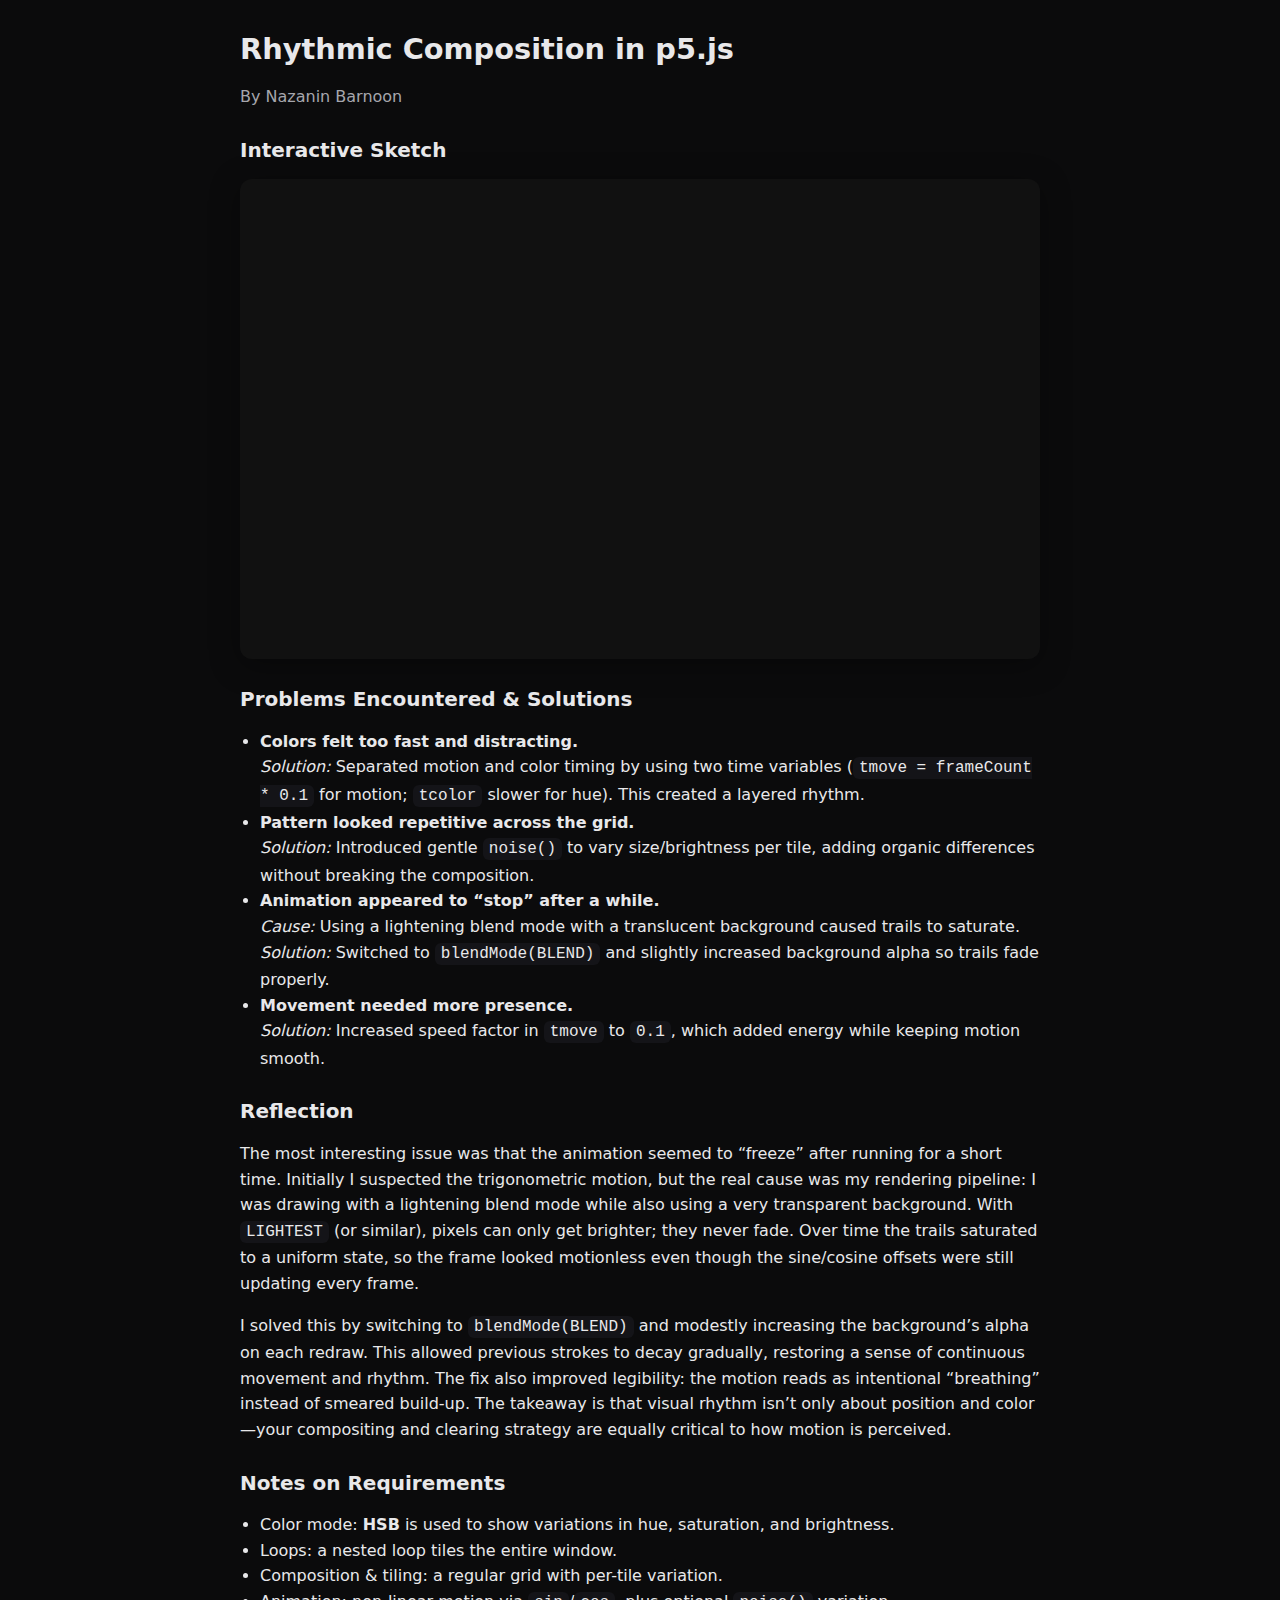
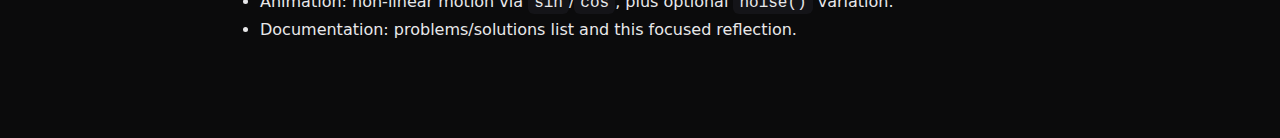
<file: week9/index.html>
<!doctype html>
<html lang="en">
<head>
  <meta charset="utf-8" />
  <title>Rhythmic Pattern — p5.js Study (Nazanin Barnoon)</title>
  <meta name="viewport" content="width=device-width, initial-scale=1" />
  <style>
    :root { --bg:#0b0b0c; --fg:#e8e8ea; --muted:#a6a6ad; }
    html, body { margin:0; padding:0; background:var(--bg); color:var(--fg); font:16px/1.6 system-ui, -apple-system, Segoe UI, Roboto, Helvetica, Arial, sans-serif; }
    main { max-width: 800px; margin: 32px auto; padding: 0 16px 64px; }
    h1, h2, h3 { line-height:1.25; }
    h1 { font-size: 1.8rem; margin-bottom: 8px; }
    h2 { font-size: 1.25rem; margin-top: 28px; }
    p, li { color: var(--fg); }
    .muted { color: var(--muted); }
    .frame-wrap { margin: 16px 0 8px; border-radius: 12px; overflow: hidden; box-shadow: 0 6px 30px rgba(0,0,0,0.35); }
    iframe { width: 100%; height: 480px; border: 0; display:block; background:#111; }
    a { color: #9fd3ff; text-decoration: none; }
    a:hover { text-decoration: underline; }
    code { background: #141418; padding: 2px 6px; border-radius: 6px; }
    ul { padding-left: 20px; }
    footer { margin-top: 48px; font-size: 0.9rem; color: var(--muted); }
  </style>
</head>
<body>
  <main>
    <header>
      <h1>Rhythmic Composition in p5.js</h1>
      <p class="muted">By Nazanin Barnoon</p>
    </header>

    <section aria-labelledby="sketch">
      <h2 id="sketch">Interactive Sketch</h2>
      <div class="frame-wrap">
        <!-- Embedded p5.js sketch -->
        <iframe
          title="p5.js Rhythmic Pattern by Nazanin Barnoon"
          src="https://editor.p5js.org/nbarnoon/full/C2tVSzgHL">
        </iframe>
      </div>
    </section>

 
      


    <section aria-labelledby="problems">
      <h2 id="problems">Problems Encountered &amp; Solutions</h2>
      <ul>
        <li><strong>Colors felt too fast and distracting.</strong><br />
          <em>Solution:</em> Separated motion and color timing by using two time variables 
          (<code>tmove = frameCount * 0.1</code> for motion; <code>tcolor</code> slower for hue). This created a layered rhythm.
        </li>
        <li><strong>Pattern looked repetitive across the grid.</strong><br />
          <em>Solution:</em> Introduced gentle <code>noise()</code> to vary size/brightness per tile, adding organic differences without breaking the composition.
        </li>
        <li><strong>Animation appeared to “stop” after a while.</strong><br />
          <em>Cause:</em> Using a lightening blend mode with a translucent background caused trails to saturate.<br />
          <em>Solution:</em> Switched to <code>blendMode(BLEND)</code> and slightly increased background alpha so trails fade properly.
        </li>
        <li><strong>Movement needed more presence.</strong><br />
          <em>Solution:</em> Increased speed factor in <code>tmove</code> to <code>0.1</code>, which added energy while keeping motion smooth.
        </li>
      </ul>
    </section>

    <section aria-labelledby="reflection">
      <h2 id="reflection">Reflection</h2>
      <p>
        The most interesting issue was that the animation seemed to “freeze” after running for a short time. 
        Initially I suspected the trigonometric motion, but the real cause was my rendering pipeline: I was drawing 
        with a lightening blend mode while also using a very transparent background. With <code>LIGHTEST</code> (or similar), 
        pixels can only get brighter; they never fade. Over time the trails saturated to a uniform state, so the frame 
        looked motionless even though the sine/cosine offsets were still updating every frame.
      </p>
      <p>
        I solved this by switching to <code>blendMode(BLEND)</code> and modestly increasing the background’s alpha on each redraw. 
        This allowed previous strokes to decay gradually, restoring a sense of continuous movement and rhythm. 
        The fix also improved legibility: the motion reads as intentional “breathing” instead of smeared build-up. 
        The takeaway is that visual rhythm isn’t only about position and color—your compositing and clearing strategy 
        are equally critical to how motion is perceived.
      </p>
    </section>

    <section aria-labelledby="notes">
      <h2 id="notes">Notes on Requirements</h2>
      <ul>
        <li>Color mode: <strong>HSB</strong> is used to show variations in hue, saturation, and brightness.</li>
        <li>Loops: a nested loop tiles the entire window.</li>
        <li>Composition &amp; tiling: a regular grid with per-tile variation.</li>
        <li>Animation: non-linear motion via <code>sin</code>/<code>cos</code>, plus optional <code>noise()</code> variation.</li>
        <li>Documentation: problems/solutions list and this focused reflection.</li>
      </ul>
    </section>


  </main>
</body>
</html>
</file>
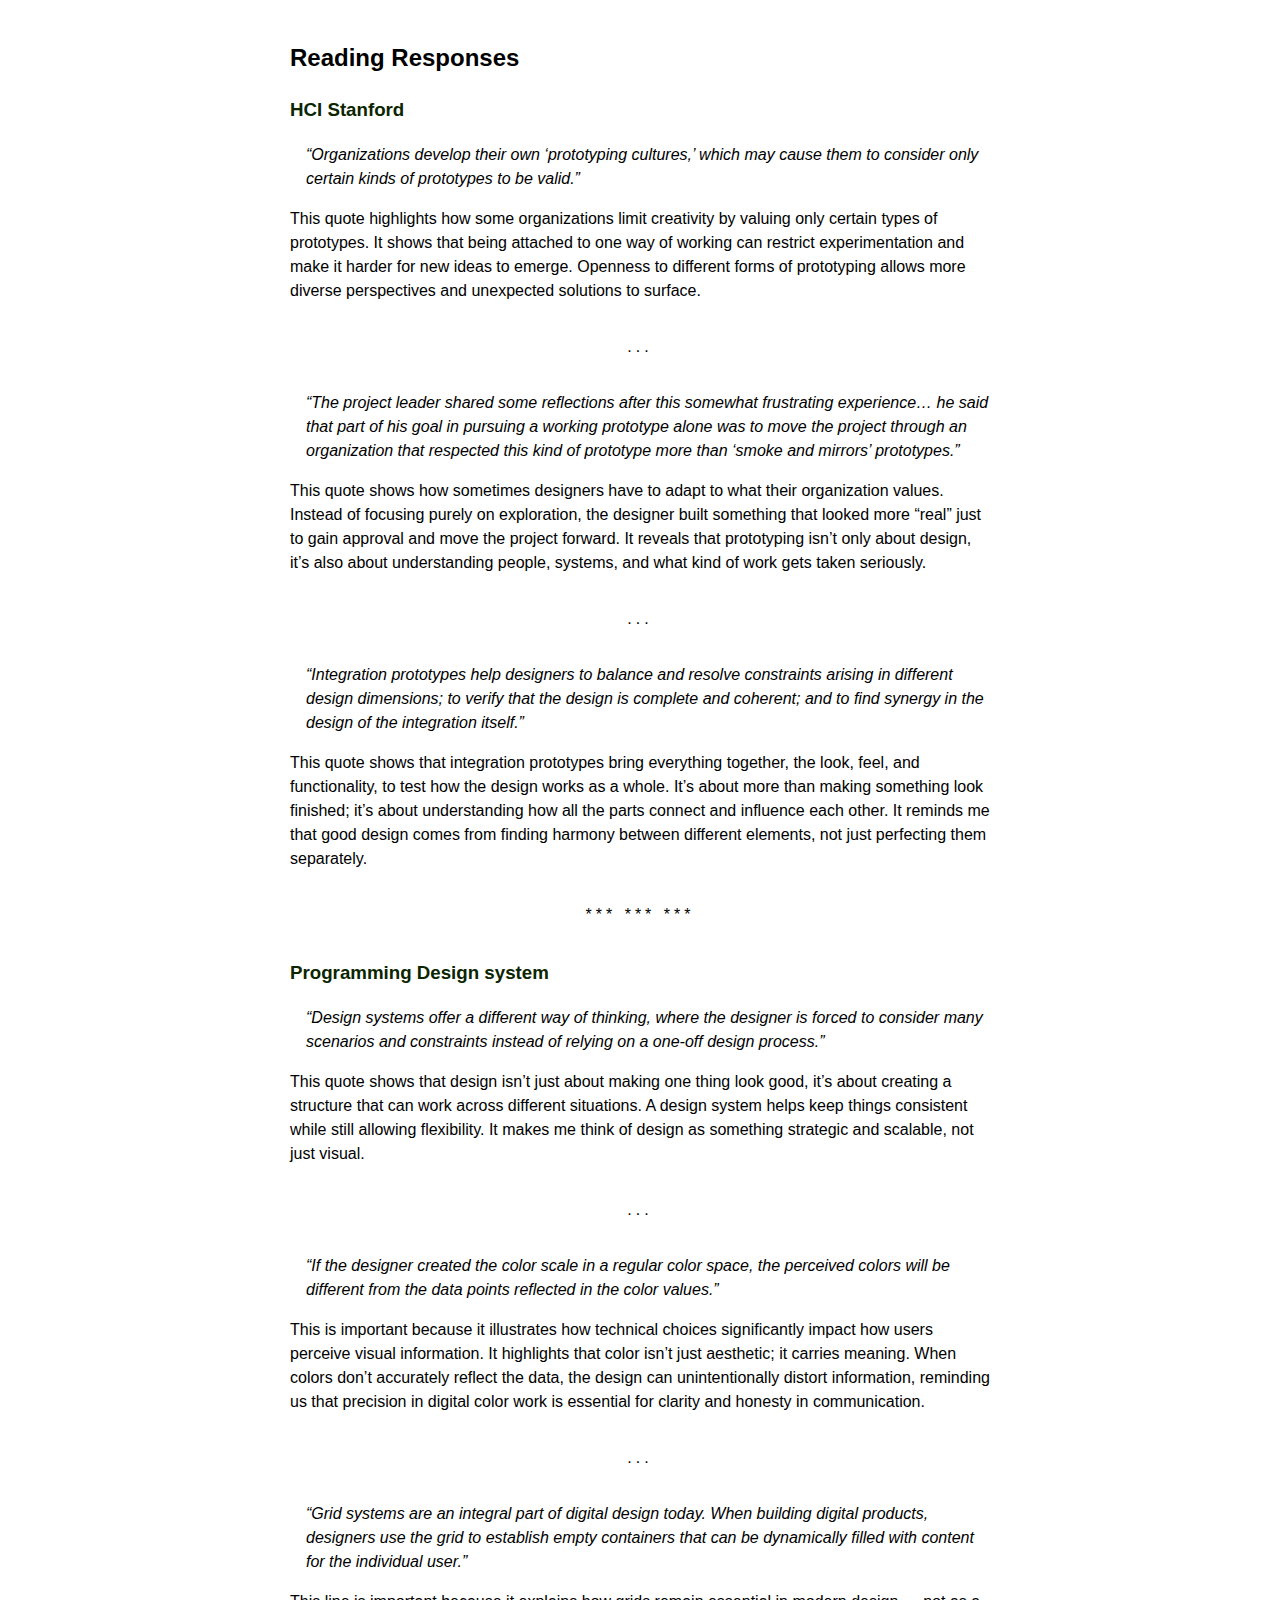
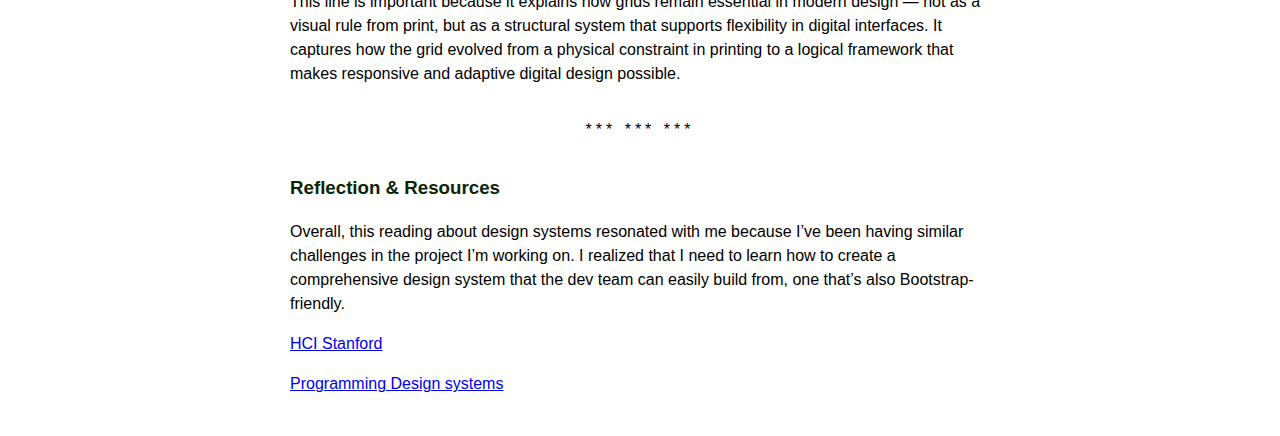
<file: week6/reading/index.html>
<!DOCTYPE html>
<html lang="en">
<head>
  <meta charset="utf-8" />
  <meta name="viewport" content="width=device-width, initial-scale=1" />
  <title>Reading Responses</title>

  <style>

    body {
      font-family: Arial, Helvetica, sans-serif;
      line-height: 1.5;
      max-width: 700px;
      margin: 40px auto;
      padding: 0 20px;
    }

    h2 { font-weight: 600;}
    h3 {font-weight: 600; color:rgb(11, 37, 0)}

    blockquote {
        font-style: italic;
        font-family: Arial, Helvetica, sans-serif;
        font-weight: 500;
        margin: 1rem 0;
        padding-left: 1rem;
    }

    .note {
        margin-bottom: 2rem;
    }

    .divider {
        text-align: center;
        color: black;      
        letter-spacing: 4px;
        margin: 2em 0;
    }

 </style>
 </head>
 
 <body>

    <h2>Reading Responses</h2>
    <h3>HCI Stanford</h3>
    <div class="note">
        <blockquote>
            “Organizations develop their own ‘prototyping cultures,’ which may cause them to consider only certain kinds of prototypes to be valid.”
        </blockquote>
        <p>
            This quote highlights how some organizations limit creativity by valuing only certain types of prototypes.
            It shows that being attached to one way of working can restrict experimentation and make it harder for new
            ideas to emerge. Openness to different forms of prototyping allows more diverse perspectives and unexpected
            solutions to surface.
        </p>
    </div>
    <p class="divider">...</p>


    <div class="note">
        <blockquote>
            “The project leader shared some reflections after this somewhat frustrating experience… he said that part of his goal in pursuing a working prototype alone was to move the project through an organization that respected this kind of prototype more than ‘smoke and mirrors’ prototypes.”
        </blockquote>
        <p>
            This quote shows how sometimes designers have to adapt to what their organization values.
            Instead of focusing purely on exploration, the designer built something that looked more “real”
            just to gain approval and move the project forward. It reveals that prototyping isn’t only about
            design, it’s also about understanding people, systems, and what kind of work gets taken seriously.
        </p>
    </div>
    <p class="divider">...</p>

    <div class="note">
        <blockquote>
            “Integration prototypes help designers to balance and resolve constraints arising in different design dimensions; to verify that the design is complete and coherent; and to find synergy in the design of the integration itself.”
        </blockquote>
        <p>
            This quote shows that integration prototypes bring everything together, the look, feel, and functionality,
            to test how the design works as a whole. It’s about more than making something look finished; it’s about
            understanding how all the parts connect and influence each other. It reminds me that good design comes from
            finding harmony between different elements, not just perfecting them separately.
        </p>
    </div>
    <p class="divider">*** *** ***</p>

    <h3>Programming Design system</h3>

    

    <div class="note">
        <blockquote>
            “Design systems offer a different way of thinking, where the designer is forced to consider many scenarios and constraints instead of relying on a one-off design process.”
        </blockquote>
        <p>
            This quote shows that design isn’t just about making one thing look good, it’s about creating a structure
            that can work across different situations. A design system helps keep things consistent while still
            allowing flexibility. It makes me think of design as something strategic and scalable, not just visual.
        </p>
    </div>
    <p class="divider">...</p>

    <div class="note">
        <blockquote>
            “If the designer created the color scale in a regular color space, the perceived colors will be different from the data points reflected in the color values.”
        </blockquote>
        <p>
            This is important because it illustrates how technical choices significantly impact how users perceive
            visual information. It highlights that color isn’t just aesthetic; it carries meaning. When colors don’t
            accurately reflect the data, the design can unintentionally distort information, reminding us that
            precision in digital color work is essential for clarity and honesty in communication.
        </p>
    </div>
    <p class="divider">...</p>

    <div class="note">
        <blockquote>
            “Grid systems are an integral part of digital design today. When building digital products, designers use the grid to establish empty containers that can be dynamically filled with content for the individual user.”
        </blockquote>
        <p>
            This line is important because it explains how grids remain essential in modern design — not as a visual
            rule from print, but as a structural system that supports flexibility in digital interfaces. It captures
            how the grid evolved from a physical constraint in printing to a logical framework that makes responsive
            and adaptive digital design possible.
        </p>
    </div>
    <p class="divider">*** *** ***</p>

    <h3>Reflection & Resources</h3>
    <div class="note">
        <p>
            Overall, this reading about design systems resonated with me because I’ve been having similar challenges
            in the project I’m working on. I realized that I need to learn how to create a comprehensive design
            system that the dev team can easily build from, one that’s also Bootstrap-friendly.
        </p>
        <p><a href="https://hci.stanford.edu/courses/cs247/2012/readings/WhatDoPrototypesPrototype.pdf" target="_blank">HCI Stanford</a></p>
        <p><a href="https://programmingdesignsystems.com/what-is-a-design-system/index.html#what-is-a-design-system-OQAaTNQ" target="_blank">Programming Design systems</a></p>
    </div>
 </body>
</file>
<file: week3/style.css>
body {
    margin: 0;
}

#colorStage {
    height: 400px;
}

#quokkaImage {
    width: 80%;
}
</file>
